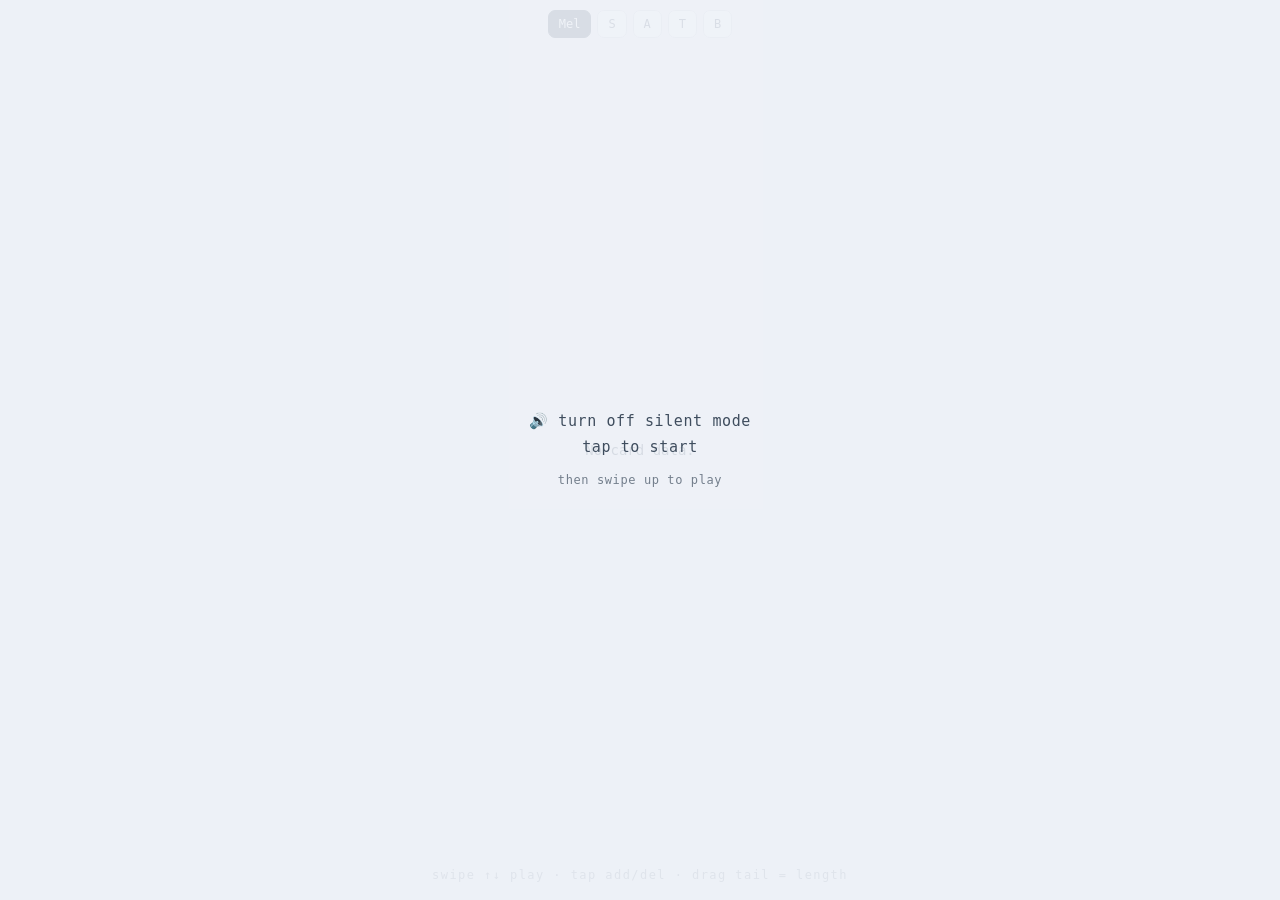
<file: research/web/roll/index.html>
<!doctype html><html><head><meta charset=utf-8>
<meta name=viewport content="width=device-width,initial-scale=1,maximum-scale=1,user-scalable=no">
<title>Solo Choir — roll</title>
<style>
  html,body{margin:0;height:100%;overflow:hidden;touch-action:none;
    font-family:ui-monospace,Menlo,monospace;color:#3a4654;background:#EEF2F7}   /* cool white */
  #c{display:block;width:100vw;height:100vh;position:relative;z-index:0}
  #hint{position:fixed;left:0;right:0;bottom:18px;text-align:center;font-size:12px;letter-spacing:.12em;
    color:#8493a6;pointer-events:none}
  #err{position:fixed;inset:0;display:none;place-items:center;text-align:center;padding:24px;font-size:14px;white-space:pre-line;color:#475569}
  #tools{position:fixed;top:10px;left:0;right:0;display:flex;justify-content:center;gap:6px;z-index:2}
  #tools button{font:12px ui-monospace,Menlo,monospace;color:#5b6b80;background:rgba(255,255,255,.6);border:1px solid #d3dbe6;border-radius:7px;padding:6px 10px}
  #tools button[aria-pressed=true]{color:#fff;background:#56657a;border-color:#56657a}
  #start{position:fixed;inset:0;z-index:3;display:grid;place-items:center;align-content:center;gap:10px;
    text-align:center;background:rgba(238,242,247,.86);color:#3f4d5e;font-size:15px;line-height:1.7;
    letter-spacing:.04em;transition:opacity .5s;pointer-events:auto;cursor:pointer}
  #start span{font-size:12px;opacity:.7}
  #start.hide{opacity:0;pointer-events:none}
</style></head><body>
<canvas id=c></canvas>
<div id=tools></div>
<div id=hint>swipe ↑↓ play · tap add/del · drag tail = length</div>
<div id=err></div>
<div id=start>🔊 turn off silent mode<br>tap to start<br><span>then swipe up to play</span></div>
<script src="./score-codec.js"></script>
<script>
const COL={Melody:"#56657a",Sop:"#54b89c",Alto:"#9a86d4",Tenor:"#e2867f",Bass:"#6f9bd8"};  // slate lead + balanced soft quartet (gallery palette)
const VOICES=ScoreCodec.VOICES;
const cv=document.getElementById('c'), ctx=cv.getContext('2d');
let SCORE=null, PPS=140, playhead=0, lo=48, hi=72, DUR=1, W=0,H=0,dpr=1;
const LEAD=0.6;   // silent lead-in: rest position sits this many seconds BEFORE the first note (no auto-trigger)
function fit(){ dpr=Math.min(devicePixelRatio||1,2); W=innerWidth; H=innerHeight; cv.width=W*dpr; cv.height=H*dpr; ctx.setTransform(dpr,0,0,dpr,0,0); }
const seqOf=v=>v==="Melody"?SCORE.melody:SCORE.voices[v];
function bounds(){ let L=127,Hh=0,d=0; for(const v of VOICES) for(const n of seqOf(v)){ L=Math.min(L,n.midi);Hh=Math.max(Hh,n.midi);d=Math.max(d,n.start+n.dur);} if(Hh<L){L=48;Hh=72;} lo=L-2;hi=Hh+2;DUR=Math.max(d,1); }
const X=m=>20+(m-lo)/(hi-lo)*(W-40);            // pitch → x
const Y=t=>H/2 + (t-playhead)*PPS;              // time → y (now-line at H/2)
function drawSeq(notes,col,thick){ if(!notes||!notes.length)return;            // studio-style coloured contour line + dots (vertical)
  const ns=[...notes].sort((a,b)=>a.start-b.start);
  ctx.strokeStyle=col; ctx.lineWidth=thick; ctx.lineJoin="round"; ctx.lineCap="round";
  let i=0;
  while(i<ns.length){ let n=ns[i]; ctx.beginPath(); ctx.moveTo(X(n.midi),Y(n.start)); ctx.lineTo(X(n.midi),Y(n.start+n.dur));
    while(i+1<ns.length && Math.abs(ns[i+1].start-(ns[i].start+ns[i].dur))<0.05){       // connect contiguous notes
      i++; n=ns[i]; ctx.lineTo(X(n.midi),Y(n.start)); ctx.lineTo(X(n.midi),Y(n.start+n.dur)); }
    ctx.stroke(); i++; }
  ctx.fillStyle=col; ns.forEach(n=>{ const act=playhead>=n.start&&playhead<n.start+n.dur;   // dot at start (bigger when under the reader) + tail handle
    ctx.beginPath(); ctx.arc(X(n.midi),Y(n.start), act?4.5:3, 0,7); ctx.fill();
    ctx.beginPath(); ctx.arc(X(n.midi),Y(n.start+n.dur), 3, 0,7); ctx.fill(); }); }
function draw(){ ctx.clearRect(0,0,W,H);                                       // transparent → the beige-white paper (CSS) shows through
  ctx.strokeStyle="rgba(60,80,110,.09)"; ctx.lineWidth=1;                       // faint vertical guide columns at each used pitch
  const cols=new Set(); for(const v of VOICES) for(const n of seqOf(v)) cols.add(n.midi);
  cols.forEach(m=>{ const x=Math.round(X(m))+0.5; ctx.beginPath(); ctx.moveTo(x,0); ctx.lineTo(x,H); ctx.stroke(); });
  ctx.strokeStyle="rgba(90,110,140,.34)"; ctx.lineWidth=2; ctx.beginPath(); ctx.moveTo(0,H/2); ctx.lineTo(W,H/2); ctx.stroke();  // reader line (now)
  for(const v of VOICES) drawSeq(seqOf(v), COL[v], v==="Melody"?3.5:2.5); }
function boot(){ const h=location.hash.replace(/^#/,"");   // base64url → no decodeURIComponent
  if(!h){ showErr("No card data."); return; }
  ScoreCodec.decodeScore(h).then(s=>{ SCORE=s; fit(); bounds(); playhead=-LEAD; draw(); })
    .catch(e=>showErr("Couldn't read this card.\n"+e)); }
function showErr(m){ const e=document.getElementById('err'); e.style.display="grid"; e.textContent=m; }
addEventListener('resize',()=>{ if(SCORE){ fit(); draw(); } });
boot();
addEventListener('pointerdown',()=>{ const s=document.getElementById('start'); if(s)s.classList.add('hide'); },{once:true});  // fade the start hint on first touch
</script>
<script>
// ===== bidirectional scrub: scroll position ↔ timeline; up-drag = forward, down-drag = reverse =====
let drag=null, vel=0, coastRAF=0;
function setPH(p){ playhead=Math.max(-LEAD,Math.min(DUR,p)); draw(); }
function onPointerDown(e){ cancelAnimationFrame(coastRAF); vel=0;
  const h=hitNote(e.clientX,e.clientY);                                                   // grab a note's tail → resize length
  if(h && nearTail(h.note,e.clientX,e.clientY)) drag={mode:'resize',voice:h.voice,note:h.note,moved:false};
  else drag={mode:'scrub',y:e.clientY,t:e.timeStamp,ph:playhead,_ly:e.clientY,_lt:e.timeStamp};
  cv.setPointerCapture&&cv.setPointerCapture(e.pointerId); }
function onPointerMove(e){ if(!drag)return;
  if(drag.mode==='resize'){ drag.moved=true; drag.note.dur=Math.max(0.08, timeFromY(e.clientY)-drag.note.start); draw(); return; }
  const prev=playhead; setPH(drag.ph - (e.clientY-drag.y)/PPS);             // finger up (dy<0) → advance time
  const ddt=Math.max(1,e.timeStamp-drag._lt); vel=-(e.clientY-drag._ly)/PPS/(ddt/1000);  // playhead-sec per real sec
  drag._ly=e.clientY; drag._lt=e.timeStamp;
  if(window.onCross) window.onCross(prev,playhead); }
function onPointerUp(e){ if(!drag)return; const d=drag; drag=null;
  if(d.mode==='resize'){ d.moved ? afterEdit() : onTap(e.clientX,e.clientY); return; }    // tail-drag = length; tail-tap = delete
  if(Math.abs((d._ly??e.clientY)-d.y)<8 && (e.timeStamp-d.t)<250){ onTap(e.clientX,e.clientY); return; }   // tap = add/delete
  let last=performance.now();                                              // else inertial coast from release velocity
  (function coast(now){ const dt=(now-last)/1000; last=now; vel*=Math.pow(0.94,dt*60);
    if(Math.abs(vel)<0.02||playhead<=-LEAD||playhead>=DUR){ draw(); return; }
    const prev=playhead; setPH(playhead+vel*dt); if(window.onCross) window.onCross(prev,playhead);
    coastRAF=requestAnimationFrame(coast); })(performance.now()); }
cv.addEventListener('pointerdown',onPointerDown); addEventListener('pointermove',onPointerMove); addEventListener('pointerup',onPointerUp);
</script>
<script src="./sf/WebAudioFontPlayer.js"></script>
<script src="./sf/choir.js"></script>
<script>
// ===== choir soundfont (WebAudioFont, GM 52 Choir Aahs) =====
// sustain model: each voice HOLDS its current note (whose head crossed the now-line) until that voice's
// next note's head crosses — works in both scrub directions; a stopped finger holds (up to HOLD_MAX).
let AC=null, player=null, PRESET=null, audioReady=false;
const PRESET_VAR="_tone_0520_Aspirin_sf2_file";
const HOLD=60, FADE=0.25;         // HOLD = loop length so a note never self-ends mid-scrub (idle cap 60s); FADE = soft tail on note-end
const active={};                  // voice -> {note, env, g} currently sounding
function ensureAudio(){ if(audioReady)return;
  try{ AC=new (window.AudioContext||window.webkitAudioContext)();                   // create INSIDE the gesture — iOS only unlocks reliably then
    player=new WebAudioFontPlayer(); PRESET=window[PRESET_VAR];
    AC.resume(); const b=AC.createBuffer(1,1,22050),s=AC.createBufferSource(); s.buffer=b; s.connect(AC.destination); s.start(0);  // unlock
    player.loader.decodeAfterLoading(AC,PRESET_VAR); audioReady=true;                // decode now; the 'tap to start' tap gives it time before the swipe
  }catch(e){} }
['pointerdown','touchend','click'].forEach(ev=>addEventListener(ev,ensureAudio));   // 'tap to start' gesture: create + unlock + decode
function trigger(midi,gain){ if(!audioReady)return; if(AC.state==='suspended')AC.resume();
  player.queueWaveTable(AC, AC.destination, PRESET, AC.currentTime, midi, 0.5, gain); }   // one-shot (note-add preview, Task 6)
function voiceNoteAt(v,p){ const ns=seqOf(v);                                  // the note this voice should sound at playhead p
  for(let i=0;i<ns.length;i++){ const n=ns[i], next=ns[i+1], end=next?next.start:(n.start+n.dur);
    if(n.start<=p && p<end) return n; }
  return null; }
function startHeld(midi,gain){ const g=AC.createGain(); g.gain.value=gain; g.connect(AC.destination);   // own gain → controllable fade
  const env=player.queueWaveTable(AC, g, PRESET, AC.currentTime, midi, HOLD, 1.0); return {env,g}; }
function stopHeld(a){ if(!a)return; const t=AC.currentTime;                    // soft release so each note's tail fades out
  try{ a.g.gain.cancelScheduledValues(t); a.g.gain.setValueAtTime(Math.max(0.0001,a.g.gain.value),t); a.g.gain.linearRampToValueAtTime(0.0001,t+FADE); }catch(e){}
  try{ a.env.cancel(t+FADE+0.05); }catch(e){} }
// each voice rings while the playhead is INSIDE its current note → audio length == the visual note length,
// regardless of scrub speed; on leaving (playhead reaches the tail / next note) the old note fades out.
function updateSustain(){ if(!audioReady||!SCORE)return; if(AC.state==='suspended')AC.resume();
  for(const v of VOICES){ const g=v==="Melody"?0.6:0.4, want=voiceNoteAt(v,playhead), a=active[v];
    if((a&&a.note)!==want){ stopHeld(a); active[v]= want ? {note:want, ...startHeld(want.midi,g)} : null; } } }
window.onCross=function(prev,cur){ updateSustain(); };
</script>
<script>
// ===== minimal editing: tap empty = add (active voice, scale-snapped), tap note = delete,
//       drag a note's tail = change its length. Every edit re-encodes into the URL (#) — still shareable. =====
let activeVoice="Melody";
{ const t=document.getElementById('tools');
  [["Melody","Mel"],["Sop","S"],["Alto","A"],["Tenor","T"],["Bass","B"]].forEach(([v,lbl])=>{
    const b=document.createElement('button'); b.textContent=lbl; b.setAttribute('aria-pressed', v===activeVoice);
    b.onclick=()=>{ activeVoice=v; [...t.children].forEach(c=>c.setAttribute('aria-pressed', c===b)); };
    t.appendChild(b); }); }
const MAJ=[0,2,4,5,7,9,11];
function snapScale(m){ const r=(SCORE.key&&SCORE.key.root)|0; let best=m,bd=99;
  for(let s=m-6;s<=m+6;s++){ if(MAJ.includes((((s-r)%12)+12)%12)&&Math.abs(s-m)<bd){bd=Math.abs(s-m);best=s;} } return best; }
const pitchFromX=x=>Math.round(lo+(x-20)/(W-40)*(hi-lo));
const timeFromY =y=>playhead+(y-H/2)/PPS;
function hitNote(x,y){ if(!SCORE)return null; let best=null,bd=14;
  for(const v of VOICES) for(const n of seqOf(v)){ const ny0=Y(n.start),ny1=Y(n.start+n.dur),nx=X(n.midi);
    const onSeg=(y>=Math.min(ny0,ny1)-6&&y<=Math.max(ny0,ny1)+6), d=onSeg?Math.abs(x-nx):Math.hypot(x-nx,y-(ny0+ny1)/2);
    if(d<bd){bd=d;best={voice:v,note:n};} } return best; }
function nearTail(n,x,y){ return Math.abs(x-X(n.midi))<16 && Math.abs(y-Y(n.start+n.dur))<16; }
function afterEdit(){ bounds(); draw(); ScoreCodec.encodeScore(SCORE).then(p=>history.replaceState(null,"","#"+p)); }
function onTap(x,y){ if(!SCORE)return; const h=hitNote(x,y);
  if(h){ const s=seqOf(h.voice), i=s.indexOf(h.note); if(i>=0){ s.splice(i,1); afterEdit(); } return; }   // delete
  if(ScoreCodec.noteCount(SCORE)>=300) return;                                                            // cap guard
  const t=Math.max(0,timeFromY(y)); if(t>30) return;
  const midi=snapScale(pitchFromX(x)), note={start:t,dur:0.4,midi};                                       // add to active voice
  (activeVoice==="Melody"?SCORE.melody:SCORE.voices[activeVoice]).push(note); ensureAudio(); trigger(midi,0.5); afterEdit(); }
</script></body></html>
</file>
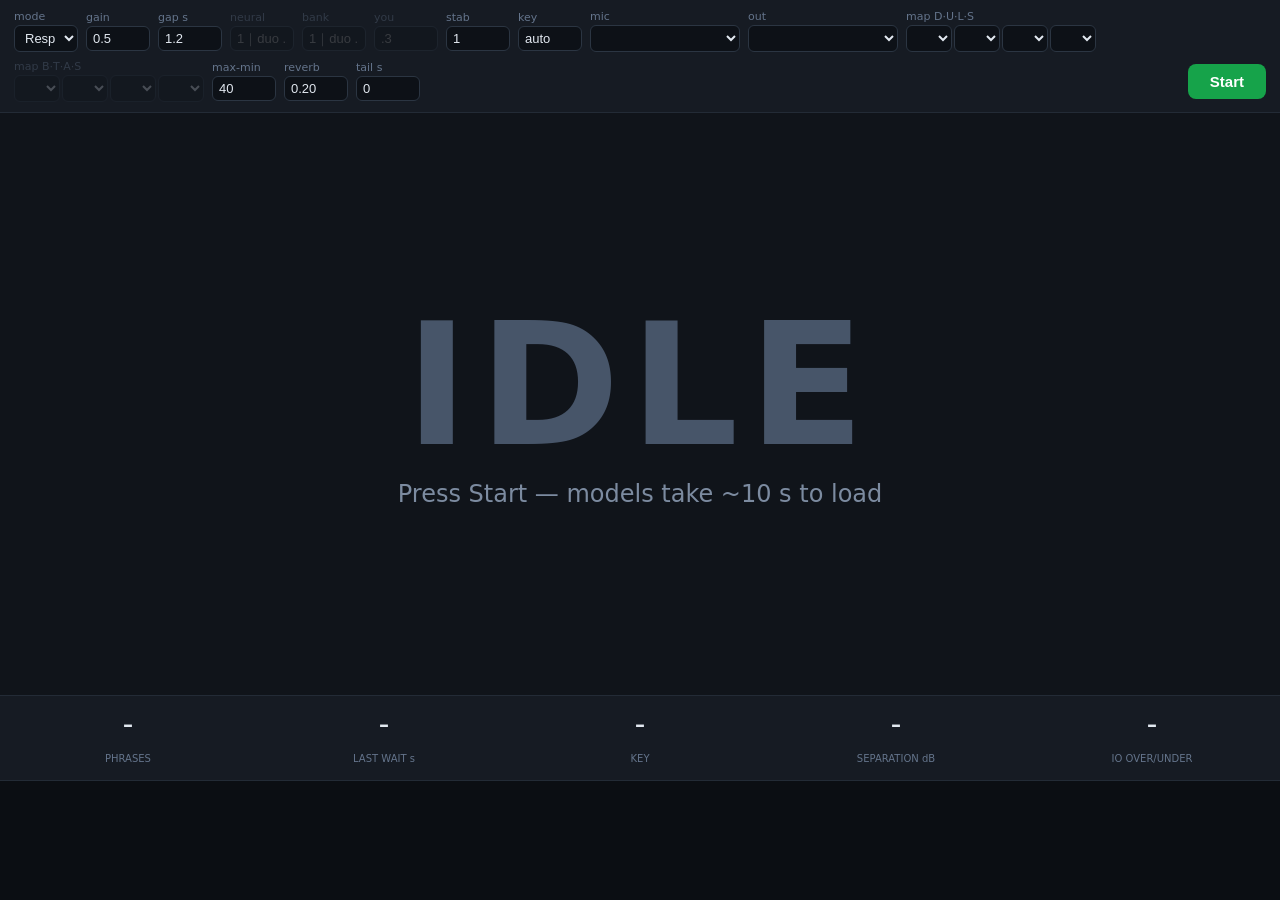
<file: ui/respond_live.html>
<!DOCTYPE html>
<html lang="en">
<head>
<meta charset="utf-8">
<title>Solo Choir · Call &amp; Response</title>
<style>
  :root { color-scheme: dark; }
  * { box-sizing: border-box; margin: 0; }
  body {
    background: #10141a; color: #cbd5e1; height: 100vh; overflow: hidden;
    font-family: "Avenir Next", "Helvetica Neue", system-ui, sans-serif;
    display: flex; flex-direction: column; user-select: none;
  }
  /* top bar: params + start/stop */
  #bar { display: flex; gap: 8px; align-items: center; padding: 10px 14px;
         background: #161b23; border-bottom: 1px solid #232b36; flex-wrap: wrap; }
  #bar label { font-size: 11px; color: #64748b; display: flex; flex-direction: column; gap: 2px; }
  #bar input, #bar select { width: 64px; background: #0d1117; color: #e2e8f0;
               border: 1px solid #2b3542;
               border-radius: 6px; padding: 4px 6px; font-size: 13px; }
  #bar select#inname, #bar select#outname { width: 150px; }
  #mapgrp, #bmapgrp { display: flex; gap: 2px; }
  #mapgrp select, #bmapgrp select { width: 46px; }
  button { border: 0; border-radius: 8px; padding: 9px 22px; font-size: 15px; font-weight: 700;
           cursor: pointer; }
  #btnStart { background: #16a34a; color: #fff; }
  #btnStop  { background: #7f1d1d; color: #fecaca; display: none; }
  button:disabled { opacity: .4; cursor: default; }
  .sp { flex: 1; }

  /* main state: readable from 2–3 m away */
  #stage { flex: 1; display: flex; flex-direction: column; align-items: center;
           justify-content: center; gap: 10px; transition: background .25s;
           position: relative; }
  /* Engine readout row (bank_st / solo_st). The camera view was removed from
     the UI on 2026-08-18, retiring the mouthCam image; to bring it back, use a
     version from before that date. camCap now holds the readout alone and has
     moved to the top-right corner where the camera used to be. */
  #camCap { position: absolute; top: 10px; right: 12px; width: 200px;
            text-align: center; font-size: 11px; color: #7c8ba0; display: none; }
  #state { font-size: clamp(56px, 20vh, 170px); font-weight: 800; letter-spacing: .06em;
           line-height: 1; }
  #sub   { font-size: clamp(14px, 3vh, 24px); color: #7c8ba0; }
  .s-idle   #state { color: #475569; }
  .s-boot   #state { color: #64748b; }
  .s-calq   { background: #1c1210; } .s-calq #state { color: #f87171; }
  .s-cals   { background: #101b12; } .s-cals #state { color: #4ade80; }
  .s-listen { background: #0f1a13; } .s-listen #state { color: #4ade80; }
  .s-render { background: #1b1609; } .s-render #state { color: #fbbf24; }
  .s-play   { background: #0e1620; } .s-play   #state { color: #60a5fa; }
  .s-done   #state { color: #94a3b8; }

  /* single key hint. fixed spot + fixed wording per state, so the eye never
     has to read a sentence to know what one tap does now (08-13 Harry). */
  #tapPill { position: absolute; bottom: 26px; left: 50%; transform: translateX(-50%);
             display: none; align-items: center; gap: 10px;
             background: #171d26; border: 1px solid #2b3542; border-radius: 999px;
             padding: 9px 20px; font-size: clamp(14px, 2.4vh, 20px); font-weight: 600;
             color: #cbd5e1; }
  #tapPill .key { font-size: .72em; font-weight: 700; letter-spacing: .06em;
                  color: #0d1117; background: #cbd5e1; border-radius: 6px;
                  padding: 3px 9px; box-shadow: 0 2px 0 #64748b; }

  #warn { min-height: 22px; padding: 3px 14px; font-size: 13px; color: #fbbf24;
          background: #1b1609; display: none; }

  /* stats row */
  #stats { display: flex; gap: 0; border-top: 1px solid #232b36; background: #161b23; }
  #stats div { flex: 1; text-align: center; padding: 8px 4px; }
  #stats .v { font-size: 20px; font-weight: 700; color: #e2e8f0; }
  #stats .k { font-size: 10px; color: #64748b; margin-top: 1px; }

  /* raw engine log */
  #log { height: 120px; overflow-y: auto; background: #0b0e13; border-top: 1px solid #232b36;
         font: 10.5px/1.5 "SF Mono", Menlo, monospace; padding: 6px 10px; color: #55657a;
         white-space: pre-wrap; user-select: text; }
  #log .w { color: #fbbf24; }
</style>
</head>
<body class="s-idle">
  <div id="bar">
    <label>mode<select id="mode">
      <option value="respond">Respond</option>
      <option value="stream">Live</option>
      <option value="duo">Live + neural</option>
      <option value="solo">Live · neural</option>
    </select></label>
    <label>gain<input id="gain" value="0.5"></label>
    <label>gap s<input id="gap" value="1.2"></label>
    <label>neural<input id="ngain" value="" placeholder="1｜duo .25"></label>
    <label>bank<input id="bankgain" value="" placeholder="1｜duo .5"></label>
    <label>you<input id="yougain" value="" placeholder=".3"></label>
    <label>stab<input id="stab" value="1"></label>
    <label>key<input id="key" value="auto"></label>
    <label>mic<select id="inname"></select></label>
    <label>out<select id="outname"></select></label>
    <label>map D·U·L·S<span id="mapgrp">
      <select id="mapd"></select><select id="mapu"></select><select id="mapl"></select><select id="maps"></select>
    </span></label>
    <label>map B·T·A·S<span id="bmapgrp">
      <select id="bmapb"></select><select id="bmapt"></select><select id="bmapa"></select><select id="bmaps"></select>
    </span></label>
    <label>max-min<input id="maxmin" value="40"></label>
    <label>reverb<input id="reverb" value="0.20"></label>
    <label>tail s<input id="tails" value="0"></label>
    <span class="sp"></span>
    <button id="btnStart">Start</button>
    <button id="btnStop">Stop</button>
  </div>

  <div id="stage">
    <div id="state">IDLE</div>
    <div id="sub">Press Start — models take ~10 s to load</div>
    <div id="camCap"></div>
    <div id="tapPill"><span class="key" id="tapKey">SPACE</span><span id="tapVerb"></span></div>
  </div>
  <div id="warn"></div>

  <div id="stats">
    <div><div class="v" id="stPhr">–</div><div class="k">PHRASES</div></div>
    <div><div class="v" id="stWait">–</div><div class="k">LAST WAIT s</div></div>
    <div><div class="v" id="stKey">–</div><div class="k">KEY</div></div>
    <div><div class="v" id="stSep">–</div><div class="k">SEPARATION dB</div></div>
    <div><div class="v" id="stIo">–</div><div class="k">IO OVER/UNDER</div></div>
  </div>
  <div id="log"></div>

<script>
const $ = id => document.getElementById(id);
let playTimer = null;
let curMode = null;      // the mode the engine is really running; updated by switched and Start, null before the piece starts

// What one tap does, per state. Derived from the state class so every setState
// call gets the right hint automatically; states absent here = tap does nothing
// = pill hidden (better than a hint that lies).
const TAP_VERB = { listen: 'end phrase', render: 'cancel, keep singing', play: 'skip' };

// The engine's [tap] line could be shown whole, but it is written for the log
// panel and is too long for someone standing and singing, so the status bar
// keeps one sentence. gap prints the value the engine actually applied, so the
// display is honest. Anything unrecognised passes through unchanged.
function tapText(s) {
  const g = (s.match(/gap ([\d.]+)s/) || [])[1];
  if (s.startsWith('connected'))
    return 'Key connected — you end each phrase' + (g ? ' (auto after ' + g + ' s)' : '');
  if (s.startsWith('disconnected'))
    return 'Key disconnected — phrases end after ' + (g || '?') + ' s of silence';
  return s;
}

function setState(cls, word, sub) {
  document.body.className = 's-' + cls;
  $('state').textContent = word;
  $('sub').textContent = sub || '';
  const verb = TAP_VERB[cls] || '';
  $('tapVerb').textContent = verb;
  // The pill appears only in modes where there is a phrase to end. The
  // listen, render and play states are used by all four modes, but the sampler
  // and neural modes have no phrase ending, so leaving it there would be a
  // false prompt. The rule set on 2026-08-13: anything not in the table is
  // hidden outright; better no prompt than a false one.
  updatePill();
}
function updatePill() {          // recompute whenever either the mode or the state changes
  const cls = document.body.className.replace(/^s-/, '');
  const verb = TAP_VERB[cls] || '';
  const keyed = $('mode').value === 'respond' || $('mode').value === 'both';
  $('tapPill').style.display = (verb && keyed) ? 'flex' : 'none';
}
// Each field applies only in certain modes; which _spawn_* method on the shell
// side reads it decides that, checked field by field in the audit of
// 2026-08-18. In other modes the field greys out and locks. Adjusting something
// and seeing no response looks broken, which is the cardinal sin of this app;
// the same rule already governs the mode drop-down and tapPill. The value is
// kept, and applies again as soon as a mode that uses it is selected.
const FIELD_MODES = {
  gain: ['respond'], gap: ['respond'], stab: ['respond'],
  maxmin: ['respond'], reverb: ['respond'], tails: ['respond'],
  // Channel routing (decided 2026-08-18): D-U-L-S is respond's dry, upper,
  // lower and S; under neural it is dry, roof, bass and middle. B-T-A-S is the
  // sampled choir's four parts (bass, tenor, alto, soprano).
  mapgrp: ['respond', 'solo', 'duo'],
  bmapgrp: ['stream', 'duo'],
  ngain: ['solo', 'duo'], yougain: ['solo', 'duo'],
  bankgain: ['stream', 'duo'],
  key: ['respond', 'solo', 'duo'],
};
function applyRelevance() {       // recompute whenever the mode drop-down changes, in step with updatePill
  const m = $('mode').value;
  for (const [id, modes] of Object.entries(FIELD_MODES)) {
    const on = modes.includes(m), el = $(id);
    el.closest('label').style.opacity = on ? '' : '.35';
    // disabled locks the input without clearing the value. The map groups are
    // a span wrapping four selects, and disabling the span itself does nothing,
    // so each select inside has to be locked; bmapgrp taught that lesson.
    const kids = el.querySelectorAll('select');
    (kids.length && el.tagName === 'SPAN' ? [...kids] : [el])
      .forEach(x => { x.disabled = !on; });
  }
}
// key=auto means something only in respond, where the key is really tracked
// phrase by phrase. neural (solo and duo) accepts only the key names C..B, and
// the shell silently downgrades anything else to C in
// respond_shell._spawn_solo. That downgrade has to be said out loud, or someone
// singing in another key gets every chord wrong all evening without knowing
// why (audit, 2026-08-18).
function warnKeyDowngrade() {
  const m = $('mode').value, k = $('key').value.trim();
  if ((m === 'solo' || m === 'duo') && k && !/^[A-Ga-g][#b]?$/.test(k))
    warn("key '" + k + "' only works in Respond — neural modes fall back to C (type a key name)");
}
function warn(msg) {              // latest warning stays until the next one
  $('warn').style.display = 'block';
  $('warn').textContent = msg;
}
function log(line, isWarn) {
  const el = $('log');
  const d = document.createElement('div');
  if (isWarn) d.className = 'w';
  d.textContent = line;
  el.appendChild(d);
  while (el.childNodes.length > 400) el.removeChild(el.firstChild);
  el.scrollTop = el.scrollHeight;
}

let keyIsUdp = false;    // the engine fell back to UDP, so what is pressed is the app's space key; see below
let keyIsBle = false;    // the Bluetooth button is connected (2026-08-25, see below)
window.respTele = ev => {
  // The frame event is retired, with the camera removed on 2026-08-18. On
  // 2026-08-25: the two Bluetooth button messages, connected and disconnected,
  // are pushed by the shell directly and carry no line field, so the old code
  // called log(undefined) and printed "undefined" in the message area. With no
  // line, fall back to m[0]: those two become a readable line, and whether the
  // button is connected becomes something the message area can answer. With
  // neither, print nothing.
  const logLine = ev.line || (ev.m || [])[0];
  if (logLine) log(logLine, ev.kind === 'warn');
  const m = ev.m || [];
  // The word on the key cap means which source the engine is really listening
  // to, not whether something is connected.
  // Lesson of 2026-08-14: `[tap] connected` only means a signal is arriving,
  // and with no Pico plugged in that signal is the app's own UDP heartbeat
  // every 2 s. Treating it as "the physical button is connected" makes the
  // screen say TAP while the finger is pressing Space. When the engine falls
  // back to UDP it prints "(app space key)" in the message area; use that
  // marker, because it is the engine stating its source.
  // Lesson of 2026-08-25: the Bluetooth button travels this same UDP path, as
  // the shell forwards a BLE TAP over UDP (see _ble_key in respond_shell), so
  // the engine always prints "app space key". That sentence is about which port
  // the engine listens on, not about whether a physical button exists, so a
  // connected BLE button must override it. Otherwise the button is in hand and
  // the screen says SPACE for ever, which was found the day before the viva.
  if (ev.kind === 'tap' && m[0] && m[0].indexOf('BLE key') >= 0) {
    keyIsBle = m[0].startsWith('connected');
    $('tapKey').textContent = keyIsBle ? 'BUTTON' : 'SPACE';
  }
  if (!keyIsBle && ev.line && ev.line.indexOf('app space key') >= 0) {
    keyIsUdp = true;
    $('tapKey').textContent = 'SPACE';
  }
  // not fallen back to UDP and the button is alive: a real physical button over serial
  if (!keyIsUdp && !keyIsBle && ev.kind === 'tap' && m[0] && m[0].startsWith('connected'))
    $('tapKey').textContent = 'BUTTON';
  switch (ev.kind) {
    case 'switching': // keys 1-4 change mode: the new engine is starting while the old one still sings, so there is no gap
      // Matured on 2026-08-17: the screen has to respond at the moment of the
      // click. The large text goes to SWITCHING, the old engine's readout is
      // cleared at once, with the shell stopping the old engine from driving
      // the UI, and the drop-down locks until the switch ends. The old engine
      // still sings until the new one is ready, so the sound stays seamless.
      $('mode').disabled = true;
      $('camCap').style.display = 'none';
      $('camCap').textContent = '';
      setState('boot', 'SWITCHING…',
               m[0] + ' is loading — quiet until it is ready');
      break;
    case 'switch_fail': { // the switch died or timed out; the old engine stopped at the click, so everything stops and returns to Start
      $('mode').disabled = false;
      clearTimeout(playTimer);
      curMode = null;
      setState('done', 'ENDED', 'switch failed — press Start');
      $('btnStart').style.display = ''; $('btnStop').style.display = 'none';
      $('btnStop').disabled = false;
      break;
    }
    case 'switched':  // the new engine has reported ready and the old ones have retired
      curMode = m[0];                // remember the real mode on the JS side, for restoring the drop-down
      $('mode').disabled = false;
      $('mode').value = m[0];        // the drop-down follows, so the screen cannot disagree with reality
      $('sub').textContent = 'now ' + m[0];
      updatePill();                  // the new mode may have no phrase key, so the pill is hidden
      applyRelevance();              // grey and active fields follow the new mode
      warnKeyDowngrade();            // solo and duo downgrade auto or an odd value to C, which must be said
      // The respond-only statistics (phrase count, wait, key, separation, IO)
      // do not carry across engines. Leaving them on a switch would freeze the
      // previous run's numbers and let them read as current (audit item 4,
      // 2026-08-18). Switching back to respond, the new engine refills them.
      ['stPhr', 'stWait', 'stKey', 'stSep', 'stIo']
        .forEach(id => { $(id).textContent = '–'; });
      // Clear the old engine's readout. respond has no readout row, and a new
      // bank or solo engine reopens it on its next bank_st or solo_st frame.
      // Found on 2026-08-17: once exit was downgraded, the path that used to
      // clear the screen through exit was broken, and switching to respond left
      // a frozen readout.
      $('camCap').style.display = 'none';
      $('camCap').textContent = '';
      break;
    case 'solo_on':   // neural live (solo_min): two converted parts plus the dry voice, three in all
      setState('listen', 'SING', 'Neural voices — soprano + bass follow you');
      break;
    case 'solo_st':   // cumulative xruns; a steady rise means the CPU cannot keep up, not start-up jitter
      $('camCap').style.display = 'block';
      $('camCap').textContent = 'xrun ' + m[0];
      if (parseInt(m[0]) > 20) warn('Neural mode xruns ' + m[0] + ' — audio may break up');
      break;
    case 'bank_on':   // in the both mode, do not cover respond's status text; bank is the supporting part
      if ($('mode').value !== 'both')
        setState('listen', 'SING', 'Sampler bank — choir follows you (~60 ms)');
      break;
    case 'bank_st': { // note N, cents +/-C, gate open/closed, xrun X, [backlog B[/dropped D]]
      // Review #2, 2026-08-17: after --frame-b64 0, only frame and solo_st
      // unhid the element, so bank mode wrote its readout into something with
      // display:none, leaving no live readout on stage at all. That breaks the
      // rule that anything not on the status bar may as well not exist. It
      // unhides itself here, as solo_st does.
      $('camCap').style.display = 'block';
      // The engine still prints the field name mouth in m[2], but since
      // 2026-08-18 it reports the microphone gate (M.eff) and has nothing to do
      // with the mouth or the camera, so the screen calls it gate.
      $('camCap').textContent = 'pitch ' + m[0] + ' · gate ' + m[2] +
                                ' · xrun ' + m[3] +
                                (m[5] ? ' · drop ' + m[5] : '');
      // dropped is the only instrument that sees audio being lost (F25). A
      // steady rise means the CPU cannot keep up, most likely in the duo mode,
      // and every drop is a 35 ms hole.
      if (m[5] && parseInt(m[5]) > 5)
        warn('Sampler dropped ' + m[5] + ' blocks (35 ms holes) — CPU may not keep up');
      // GATE DEAD and WORKER DEAD at the end of the line are claimed by
      // bank_st first, so the warn pattern never sees them. Sniff the raw line
      // instead, so the large warning bar does not miss them.
      if (ev.line.indexOf('GATE DEAD') >= 0)
        warn('⚠ mouth gate DEAD — running ungated (PA volume is the only guard)');
      if (ev.line.indexOf('WORKER DEAD') >= 0)
        warn('⚠ audio worker DEAD — output is silent, restart the engine');
      break;
    }
    case 'boot':      setState('boot', 'LOADING', ev.line); break;
    case 'cal_quiet': setState('calq', 'QUIET', 'Measuring noise floor — 3 s, stay silent'); break;
    case 'cal_sing':  setState('cals', 'SING 5 s', 'Performance volume'); break;
    case 'sep':       $('stSep').textContent = m[0]; break;
    case 'key':       $('stKey').textContent = ev.line.replace(/^\[key\] /, '')
                        .replace(/\(.*$/, '').replace(/^.*--key /, '').trim(); break;
    case 'live':      setState('listen', 'SING', ''); break;
    case 'stream_on': setState('listen', 'SING', 'Live mode — choir follows you'); break;
    case 'stream_st': {          // infer p50 / missing blocks / flags
      $('stWait').textContent = (parseInt(m[0]) / 1000).toFixed(2);
      $('stIo').textContent = m[1] + '/' + m[2];
      if (parseInt(m[1]) > 10) warn('Stream dropouts ' + m[1] + ' — output may break up');
      break;
    }
    case 'listen': {  // heartbeat line = back to singable (also corrects the PLAY countdown)
      clearTimeout(playTimer); playTimer = null;
      setState('listen', 'SING', '');
      $('stPhr').textContent = m[1];
      $('stIo').textContent = m[2] + '/' + m[3];
      break;
    }
    case 'render':    setState('render', 'HOLD', 'Rendering…'); break;
    case 'phrase': {  // response starts. silence ≈ response length + pause + tail
      $('stPhr').textContent = m[0];
      $('stWait').textContent = m[2];
      setState('play', 'RESPONSE', 'Listen');
      clearTimeout(playTimer);
      playTimer = setTimeout(() => setState('listen', 'SING', ''),
                             (parseFloat(m[1]) + 0.7) * 1000);
      break;
    }
    case 'tap':       // button state on the status bar; the key cap text is decided by keySrc, see above
      $('sub').textContent = tapText(m[0]);
      break;
    case 'warn':      warn(ev.line.trim()); break;
    case 'dump':      log('dump → ' + m[0]); break;
    // The engine's closing line is long; the statistics can stay in the log
    // area, and the status bar reports only the phrase count.
    case 'done':      setState('done', 'ENDED',
                               m[0] ? m[0] + ' phrases' : ev.line); break;
    case 'exit': {
      // Review S1: in the both mode, when one engine dies while the other is
      // still singing, the button must not return to Start; that would be a
      // false ENDED plus an orphan, since Start is blocked by running() and
      // Stop has disappeared. ev.still is the shell reporting that an engine is
      // still alive.
      if (ev.who === 'bank' || !ev.still) {       // review B6: respond died while bank
        $('camCap').style.display = 'none';       // is still alive, so keep the readout visible
        $('camCap').textContent = '';
      }
      if (ev.still) {
        warn((ev.who || 'engine') + ' exited first — another engine is still running; '
             + 'Stop clears everything');
        break;
      }
      clearTimeout(playTimer);
      curMode = null;                             // everything retired, so there is no real mode
      $('mode').disabled = false;                 // do not let the lock persist into the next run
      if (!document.body.className.includes('done'))
        setState('done', 'ENDED', ev.line);
      $('btnStart').style.display = ''; $('btnStop').style.display = 'none';
      $('btnStop').disabled = false;              // usable again next time
      break;
    }
  }
};

async function loadDevices() {
  // Microphone and output drop-downs, added on 2026-08-05 because typing them
  // was awkward. The whole device name goes into --in-name and --out-name; the
  // respond2 side matches on the string, so a full name always hits. The first
  // output entry is the system default.
  try {
    const dv = await window.pywebview.api.devices();
    const fill = (el, names, extra) => {
      el.innerHTML = '';
      (extra ? [extra] : []).concat(names).forEach(n => {
        const o = document.createElement('option');
        o.value = n === 'default' ? '' : n;
        o.textContent = n;
        el.appendChild(o);
      });
    };
    fill($('inname'), dv['in'] || []);
    outDevs = dv['out'] || [];
    fill($('outname'), outDevs.map(o => o.name), 'default');
    const pre = (dv['in'] || []).find(n => n.includes('AI-Micro'));
    if (pre) $('inname').value = pre;
    fillMap();
  } catch (e) { warn('Could not load the device list: ' + e); }
}

let outDevs = [];
function fillMap() {
  // The D/U/L/S channel drop-downs: the number of options is the real channel
  // count of the selected output device, defaulting to 8. Leaving them all on
  // the dash means no routing, a single mix. S may stay on the dash, sharing a
  // channel with upper, which is respond2's default.
  const dev = outDevs.find(o => o.name === $('outname').value);
  const ch = dev ? dev.ch : 8;
  ['mapd', 'mapu', 'mapl', 'maps',
   'bmapb', 'bmapt', 'bmapa', 'bmaps'].forEach(id => {
    const el = $(id), prev = el.value;
    el.innerHTML = '';
    const dash = document.createElement('option');
    dash.value = ''; dash.textContent = '—';
    el.appendChild(dash);
    for (let c = 0; c < ch; c++) {
      const o = document.createElement('option');
      o.value = String(c); o.textContent = String(c);
      el.appendChild(o);
    }
    if ([...el.options].some(o => o.value === prev)) el.value = prev;
  });
}
$('outname') && ($('outname').onchange = fillMap);

function mapValue() {
  const mv = ['mapd', 'mapu', 'mapl'].map(i => $(i).value);
  if (mv.some(v => v === '')) return '';        // D/U/L not all set: no routing
  const s = $('maps').value;
  return mv.join(',') + (s !== '' ? ',' + s : '');
}
function bankMapValue() {
  // bank's four parts (B-T-A-S, the engine's VOICES order). All four must be
  // set to route, because the engine requires one channel per part; anything
  // less returns empty and the original stereo mix runs.
  const mv = ['bmapb', 'bmapt', 'bmapa', 'bmaps'].map(i => $(i).value);
  return mv.some(v => v === '') ? '' : mv.join(',');
}
window.addEventListener('pywebviewready', loadDevices);
if (window.pywebview) loadDevices();
applyRelevance();   // grey out by the default mode from the start; under respond the neural,
                    // bank and you fields are greyed

// space acts as the physical button when no Pico is attached: the shell turns
// it into a UDP TAP, which respond2 receives over the same protocol.
// The button counts as present only while the window has focus; losing focus
// stops the heartbeat, and after 6 s the engine returns to energy-only phrase
// detection.
// Keys 1-4 change mode seamlessly during a performance: the new engine starts
// and the old one is stopped only once it is ready, so there is no gap.
// Both share one keydown handler, because the form guard below applies to both.
// Key 3 used to be Respond+Live; it was dropped on 2026-08-14 and became
// Live+neural, the sampled four parts and the two neural parts sounding
// together. The both mechanism is still in the code, and bringing it back is
// one added option.
const MODE_KEY = {Digit1: 'respond', Digit2: 'stream',
                  Digit3: 'duo', Digit4: 'solo'};
window.addEventListener('keydown', e => {
  if (e.repeat) return;
  const t = e.target && e.target.tagName;
  if (t === 'SELECT' || t === 'INPUT' || t === 'BUTTON') return;  // do not steal keys from a form control
  if (e.code === 'Space') {
    e.preventDefault();
    if (window.pywebview) window.pywebview.api.tap();
    return;
  }
  const m = MODE_KEY[e.code];
  if (!m || !window.pywebview) return;
  e.preventDefault();
  window.pywebview.api.switch_mode(m, opts());
});
// Changing the mode drop-down with the mouse during a performance switches
// directly, on the same path as keys 1-4.
// 2026-08-14: keys 1-4 are for the performer, but anyone who has not used this
// app reaches for the drop-down, and clicking it used to do nothing at all;
// Stop, change, Start was required, which looks broken.
// Note that setting .value from code, on the switched event, does not fire
// change, so this cannot recurse.
// Before the piece starts, switch_mode returns False on its own as a back-end
// guard, and the drop-down value is simply kept for Start. The front end must
// not test "is it running" a second time; that gets tangled with CSS and inline
// style, since btnStop is hidden by CSS and its inline style is an empty string
// rather than 'none'.
$('mode').onchange = async () => {
  if (!window.pywebview) return;
  const ok = await window.pywebview.api.switch_mode($('mode').value, opts());
  // Review #18, 2026-08-17: the blur is required. The comment on the blur in
  // btnStart.onclick (review A8, 2026-08-12) describes this bug: while a
  // <select> holds focus, the form guard in keydown swallows Space and 1-4
  // while the pill still reads "SPACE - end phrase". On stage, Space does
  // nothing, every phrase has to wait the 6 s gap, and the app looks hung.
  if (document.activeElement) document.activeElement.blur();
  // A refused switch, during another switch or after a timeout, must not leave
  // the drop-down on a mode no engine is running, or the screen lies and a
  // later Stop then Start opens the wrong engine. Before the piece starts, with
  // curMode null, the value is kept for Start; the back end refuses by design
  // and that is not an error.
  if (!ok && curMode) $('mode').value = curMode;
  applyRelevance();   // whether it succeeded, was refused or was restored, the grey and active
                      // fields always match the drop-down's current value
};
window.addEventListener('focus', () => window.pywebview && window.pywebview.api.tap_presence(true));
window.addEventListener('blur',  () => window.pywebview && window.pywebview.api.tap_presence(false));
window.addEventListener('pywebviewready', () => window.pywebview.api.tap_presence(document.hasFocus()));

// Start and a mode change read the fields through the same code, so the number
// on screen is always the one really in force. Written twice, one copy would
// eventually fall behind, which is exactly the class of bug fixed that
// afternoon.
function opts() {
  return {
    mode: $('mode').value,
    gain: $('gain').value, stab: $('stab').value, key: $('key').value,
    in_name: $('inname').value, out_name: $('outname').value,
    out_map: mapValue(), bank_map: bankMapValue(), max_min: $('maxmin').value,
    reverb: $('reverb').value, tail_s: $('tails').value,
    gap: $('gap').value,      // seconds of silence that end a phrase; the engine default of 0.35 cuts too soon
    ngain: $('ngain').value,     // level of the neural parts; Live+neural pulls this down, see the shell
    bank_gain: $('bankgain').value,  // sampler output level; the balance control for
                                     // bank covering neural in duo (2026-08-18).
                                     // 1 is the value that passed by ear.
    you_gain: $('yougain').value };  // 0 stops your microphone passing through to the speakers, which is the echo source
}
$('btnStart').onclick = async () => {
  const ok = await window.pywebview.api.start(opts());
  if (ok) {
    curMode = $('mode').value;       // the piece has started, so this is the real mode
    $('warn').style.display = 'none';
    warnKeyDowngrade();              // check after clearing the old warning, or the line above covers it
    $('btnStart').style.display = 'none';
    $('btnStop').style.display = 'inline-block';   // '' would fall back to CSS display:none
    $('btnStop').disabled = false;                 // the lock left over from the previous Stop
    // If focus stays in the drop-down or input just used, space is swallowed
    // by the form guard in keydown above, and the key silently stops working
    // once the piece has started (review A8, 2026-08-12). Starting takes focus
    // away.
    if (document.activeElement) document.activeElement.blur();
  } else {
    // Review S1: a start refused by the shell, because an engine is still
    // alive, must not be silent.
    warn('An engine is still running — Stop it (or wait for it to finish) before Start');
    $('btnStop').style.display = 'inline-block';
    $('btnStop').disabled = false;
  }
};
$('btnStop').onclick = () => {
  // Guard against double clicks: STOPPING can last up to 8 s when closing a
  // CoreAudio stream hangs, and a person will certainly press again, while a
  // second SIGINT would land in the sf.write that is writing the dump (review
  // A7, 2026-08-12).
  if ($('btnStop').disabled) return;
  $('btnStop').disabled = true;
  window.pywebview.api.stop();
  setState('done', 'STOPPING…', 'writing session dump');
};
</script>
</body>
</html>
</file>
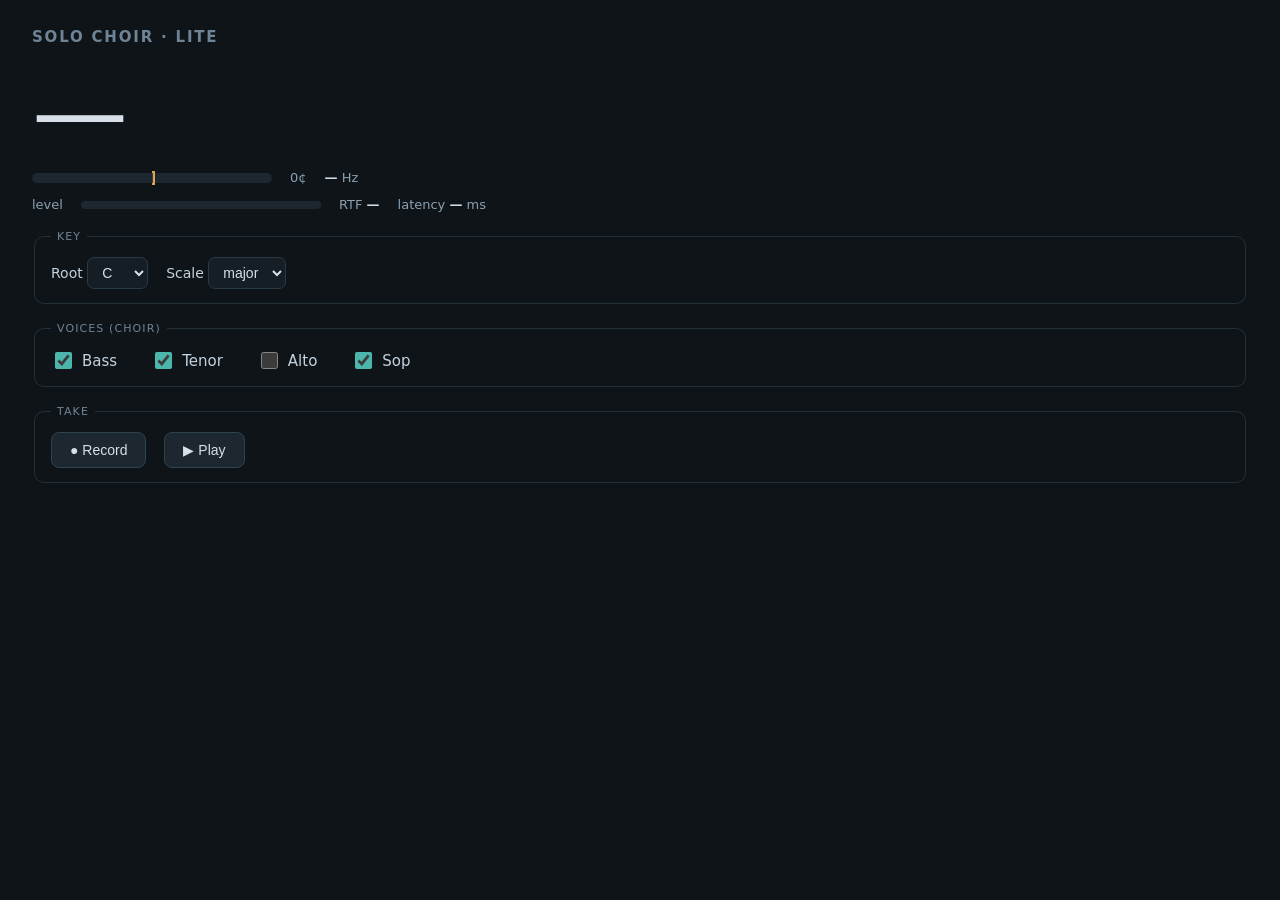
<file: ui/solo_choir_ui_simple.html>
<!DOCTYPE html>
<!-- Lightweight Solo Choir UI: NO WebGL / NO three.js / NO animation loop. Pure HTML+CSS, telemetry
     as text updated at the bridge's push rate (~12Hz). Purpose: remove the GUI's CPU draw so it stops
     competing with the real-time audio engine (--pump) for cores → kills the contention crackle.
     Same bridge contract as solo_choir_ui_v10.html (set_control / record / play / onTelemetry). -->
<html lang="en">
<head>
<meta charset="utf-8">
<title>Solo Choir (lite)</title>
<style>
  :root { color-scheme: dark; }
  * { box-sizing: border-box; }
  body { margin: 0; font-family: -apple-system, system-ui, sans-serif; background: #0f1419; color: #d7e0e8;
         display: flex; flex-direction: column; gap: 18px; padding: 28px 32px; min-height: 100vh; }
  h1 { font-size: 15px; font-weight: 600; letter-spacing: .12em; text-transform: uppercase; color: #6f8597; margin: 0; }
  .note { font-size: 96px; font-weight: 200; line-height: 1; letter-spacing: -.02em; }
  .note .flat { color: #5b6b78; font-size: 40px; vertical-align: super; }
  .row { display: flex; align-items: center; gap: 18px; flex-wrap: wrap; }
  .stat { font-variant-numeric: tabular-nums; font-size: 13px; color: #8aa0b0; }
  .stat b { color: #cfe0ec; font-weight: 600; }
  .bar { height: 8px; background: #1d2730; border-radius: 5px; overflow: hidden; width: 240px; }
  .bar > i { display: block; height: 100%; width: 0%; background: #4db6ac; transition: width .08s linear; }
  .cents { width: 240px; height: 10px; background: #1d2730; border-radius: 5px; position: relative; }
  .cents > i { position: absolute; top: -2px; width: 3px; height: 14px; background: #e0a44d; left: 50%; transition: left .08s linear; }
  .cents::after { content:""; position:absolute; left:50%; top:0; bottom:0; width:1px; background:#33414c; }
  fieldset { border: 1px solid #22303a; border-radius: 10px; padding: 14px 16px; }
  legend { font-size: 11px; letter-spacing: .1em; text-transform: uppercase; color: #6f8597; padding: 0 6px; }
  label { font-size: 14px; color: #c2d2de; user-select: none; }
  select { background: #161e25; color: #d7e0e8; border: 1px solid #2a3a45; border-radius: 7px; padding: 6px 10px; font-size: 14px; }
  .voice { display: inline-flex; align-items: center; gap: 7px; margin-right: 16px; font-size: 15px; }
  .voice input { width: 17px; height: 17px; accent-color: #4db6ac; }
  button { background: #1c2730; color: #d7e0e8; border: 1px solid #2f4250; border-radius: 8px;
           padding: 9px 18px; font-size: 14px; cursor: pointer; }
  button:hover { background: #243340; }
  button.on { background: #b5443a; border-color: #c4544a; color: #fff; }
  button.play.on { background: #3a7a4a; border-color: #469356; }
  #saved { font-size: 12px; color: #6f8597; min-height: 16px; }
  .dim { opacity: .5; }
</style>
</head>
<body>
  <h1>Solo Choir · lite</h1>

  <div>
    <div class="note" id="note">—</div>
    <div class="row" style="margin-top:10px">
      <div class="cents"><i id="centsMark"></i></div>
      <span class="stat" id="centsTxt">0¢</span>
      <span class="stat"><b id="hz">—</b> Hz</span>
    </div>
    <div class="row" style="margin-top:12px">
      <span class="stat">level</span><div class="bar"><i id="level"></i></div>
      <span class="stat">RTF <b id="rtf">—</b></span>
      <span class="stat">latency <b id="lat">—</b> ms</span>
    </div>
  </div>

  <fieldset>
    <legend>Key</legend>
    <div class="row">
      <label>Root <select id="key"></select></label>
      <label>Scale
        <select id="scale"><option value="major">major</option><option value="minor">minor</option></select>
      </label>
    </div>
  </fieldset>

  <fieldset>
    <legend>Voices (choir)</legend>
    <div class="row" id="voices"></div>
  </fieldset>

  <fieldset>
    <legend>Take</legend>
    <div class="row">
      <button id="rec">● Record</button>
      <button id="play" class="play">▶ Play</button>
      <span id="saved"></span>
    </div>
  </fieldset>

<script>
  const NAMES = ["C","C#","D","D#","E","F","F#","G","G#","A","A#","B"];
  const api = () => (window.pywebview && window.pywebview.api) || null;

  // ---- controls ----
  const keySel = document.getElementById('key');
  NAMES.forEach((n,i)=>{ const o=document.createElement('option'); o.value=i; o.textContent=n; keySel.appendChild(o); });
  function sendControl(p){ const a=api(); if(a) a.set_control(p); }
  keySel.onchange = ()=> sendControl({ key: parseInt(keySel.value,10) });
  document.getElementById('scale').onchange = (e)=> sendControl({ scale: e.target.value });

  // voice toggles — mirror the engine's CHOIR_VOICES defaults (Bass/Tenor/Sop on, Alto off)
  const PARTS = [["Bass",true],["Tenor",true],["Alto",false],["Sop",true]];
  const voicesEl = document.getElementById('voices');
  const state = {};
  PARTS.forEach(([part,on])=>{
    state[part]=on;
    const w=document.createElement('label'); w.className='voice';
    const cb=document.createElement('input'); cb.type='checkbox'; cb.checked=on;
    cb.onchange=()=>{ state[part]=cb.checked;
      sendControl({ voices: PARTS.map(([p])=>({part:p, on:state[p]})) }); };
    w.appendChild(cb); w.appendChild(document.createTextNode(part));
    voicesEl.appendChild(w);
  });

  // record / play
  let recOn=false, playOn=false;
  const recBtn=document.getElementById('rec'), playBtn=document.getElementById('play');
  recBtn.onclick=()=>{ recOn=!recOn; recBtn.classList.toggle('on',recOn);
    recBtn.textContent=recOn?'■ Stop':'● Record'; const a=api(); if(a) a.record(recOn); };
  playBtn.onclick=()=>{ playOn=!playOn; playBtn.classList.toggle('on',playOn);
    playBtn.textContent=playOn?'■ Stop':'▶ Play'; const a=api(); if(a) a.play(playOn); };

  // ---- telemetry (text only; cheap) ----
  const $=(id)=>document.getElementById(id);
  window.onTelemetry = (t)=>{
    if(!t) return;
    if(t.voiced && t.midi>0){
      const m=Math.round(t.midi), pc=((m%12)+12)%12, oct=Math.floor(m/12)-1, nm=NAMES[pc];
      $('note').innerHTML = nm.replace('#','<span class="flat">♯</span>') + '<span class="flat">'+oct+'</span>';
      $('hz').textContent = t.f0.toFixed(1);
      $('centsTxt').textContent = (t.cents>0?'+':'')+t.cents+'¢';
      $('centsMark').style.left = (50 + Math.max(-50,Math.min(50,t.cents))/1)+'%';
      $('note').classList.remove('dim');
    } else {
      $('note').classList.add('dim');
    }
    $('level').style.width = Math.min(100,(t.level||0)*180)+'%';
    if(t.rtf!=null) $('rtf').textContent = t.rtf.toFixed(2);
    if(t.latency_ms!=null) $('lat').textContent = Math.round(t.latency_ms);
  };
  window.onSaved = (d)=>{ if(d&&d.saved) $('saved').textContent = 'Saved ✓ '+d.saved.split('/').pop()+' ('+d.dur+'s)'; };
</script>
</body>
</html>
</file>
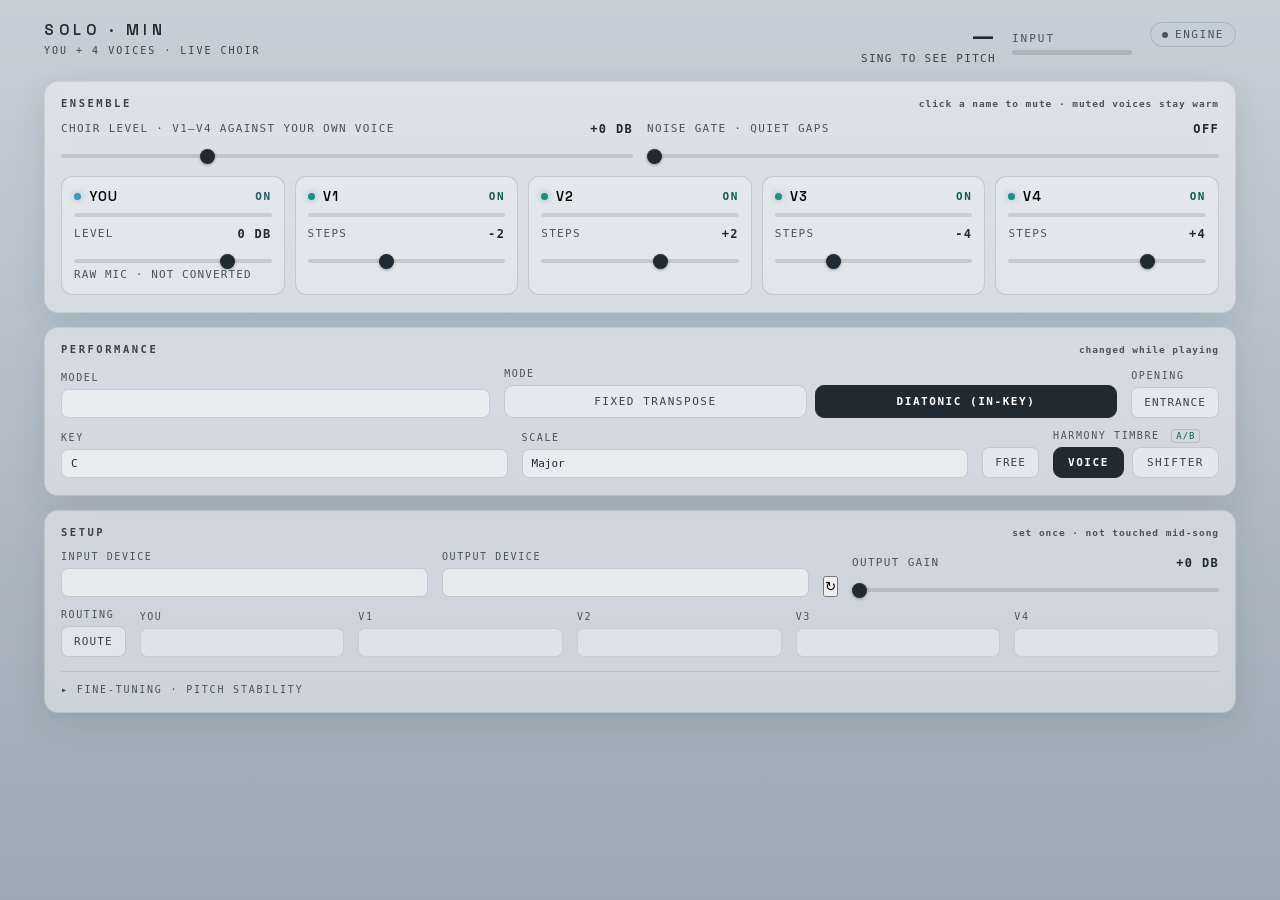
<file: ui/solo_min.html>
<!DOCTYPE html>
<html lang="en">
<head>
<meta charset="UTF-8" />
<meta name="viewport" content="width=device-width, initial-scale=1.0" />
<title>Solo · min</title>
<link href="/app/assets/font.css" rel="stylesheet">
<style>
  :root{
    --self:#4a93b8; --self2:#8fd0e6; --acc:#1f8f84;
    /* Text-safe variants of the two accents. The bright ones stay for dots/glow/borders (decorative,
       no contrast floor); anything that CARRIES STATE uses these. Measured against the darkest
       stack (voice card over panel over the gradient's bottom): --acc-ink 5.8:1, --self-ink 5.7:1,
       vs 2.9 / 2.5 for the bright pair — the on/off text was the least readable thing on stage. */
    --acc-ink:#125a52; --self-ink:#27566f;
    --ink:#1f2a32; --dim:#39434a; --dimmer:#48535c;
    --line:rgba(20,40,45,.16); --hair:rgba(20,40,45,.10);
    --panel:rgba(252,253,254,.45);
    --mono:ui-monospace,"SF Mono",Menlo,"Cascadia Mono",monospace;
    --sans:"Space Grotesk",system-ui,-apple-system,"Segoe UI",sans-serif;
  }
  *{box-sizing:border-box;margin:0;padding:0}
  body{font-family:var(--sans);color:var(--ink);min-height:100vh;padding:20px 24px 24px;
    max-width:1240px;margin:0 auto;
    background:linear-gradient(180deg,#c6d0d9 0%,#aeb9c4 55%,#9ca8b4 100%);background-attachment:fixed}
  button{font-family:inherit;cursor:pointer}
  button:focus-visible,select:focus-visible,input:focus-visible,summary:focus-visible{outline:2px solid var(--acc);outline-offset:2px}

  /* ── header: brand + live readout ─────────────────────────────── */
  .top{display:flex;align-items:flex-start;gap:18px;margin-bottom:16px}
  h1{font-size:15px;font-weight:600;letter-spacing:.3em}
  .sub{font-family:var(--mono);font-size:10px;letter-spacing:.2em;color:var(--dim);text-transform:uppercase;margin-top:6px}
  .top .grow{flex:1}
  .pill{display:inline-flex;align-items:center;gap:7px;border:1px solid var(--line);border-radius:100px;
    padding:5px 11px;font-family:var(--mono);font-size:11px;letter-spacing:.14em;text-transform:uppercase;
    color:var(--acc-ink);background:rgba(31,143,132,.05);margin-top:2px}
  .dot{width:6px;height:6px;border-radius:50%;background:var(--acc);box-shadow:0 0 7px rgba(31,143,132,.6)}
  .pill.off{color:var(--dimmer);border-color:var(--line);background:transparent}
  .pill.off .dot{background:var(--dimmer);box-shadow:none}
  .readout{display:flex;align-items:center;gap:16px;margin-top:2px}
  .note{min-width:118px;text-align:right}
  .note b{font-size:26px;font-weight:600;letter-spacing:.04em;line-height:1}
  .note .cents{font-family:var(--mono);font-size:11px;color:var(--dim);letter-spacing:.12em;margin-top:3px;text-transform:uppercase}
  .meterwrap{width:120px}
  .meterwrap label{display:block;font-family:var(--mono);font-size:11px;letter-spacing:.18em;color:var(--dimmer);text-transform:uppercase;margin-bottom:5px}
  .meter{height:5px;border-radius:3px;background:rgba(20,40,45,.14);overflow:hidden;position:relative}
  /* Entrance trigger level: sing past this line and the opening starts (hidden when the mode is off) */
  .meter u{position:absolute;top:-2px;bottom:-2px;width:2px;background:var(--acc-ink);display:none}
  .meter i{display:block;height:100%;width:100%;border-radius:3px;background:var(--self);
    transform:scaleX(0);transform-origin:left;transition:transform .09s linear}

  /* ── cards ────────────────────────────────────────────────────── */
  .card{background:var(--panel);border:1px solid var(--hair);border-radius:14px;padding:15px 16px 17px;
    margin-bottom:14px;backdrop-filter:blur(11px);box-shadow:0 10px 34px rgba(20,40,45,.10)}
  .card h3{font-family:var(--mono);font-size:10.5px;letter-spacing:.24em;color:var(--dim);text-transform:uppercase;
    display:flex;justify-content:space-between;align-items:baseline;margin-bottom:13px}
  .card h3 .hint{font-size:9.5px;letter-spacing:.1em;color:var(--dimmer);text-transform:none}
  label{display:block;font-family:var(--mono);font-size:10px;letter-spacing:.16em;color:var(--dimmer);text-transform:uppercase;margin-bottom:6px}
  select{width:100%;font-family:var(--mono);font-size:11px;color:var(--ink);background:rgba(255,255,255,.5);
    border:1px solid var(--line);border-radius:7px;padding:7px 9px;appearance:none;cursor:pointer}
  input[type=range]{-webkit-appearance:none;width:100%;height:4px;background:rgba(20,40,45,.14);border-radius:3px;cursor:pointer}
  input[type=range]::-webkit-slider-thumb{-webkit-appearance:none;width:15px;height:15px;border-radius:50%;
    background:var(--ink);box-shadow:0 1px 3px rgba(20,40,45,.4);transition:background .15s,transform .12s}
  input[type=range]:hover::-webkit-slider-thumb{background:var(--acc)}
  input[type=range]:active::-webkit-slider-thumb{transform:scale(1.18);background:var(--acc)}

  /* ── ensemble: YOU + V1..V4 voice cards ───────────────────────── */
  .voices{display:grid;grid-template-columns:repeat(5,1fr);gap:10px}
  .voice{border:1px solid var(--line);border-radius:11px;padding:11px 12px 13px;background:rgba(255,255,255,.28);
    transition:border-color .18s,background .18s}
  .voice.you{--vc:var(--self);--vc-ink:var(--self-ink);--vglow:rgba(74,147,184,.55)}
  .voice{--vc:var(--acc);--vc-ink:var(--acc-ink);--vglow:rgba(31,143,132,.55)}
  .voice.live{border-color:var(--vc)}
  .vhead{width:100%;display:flex;align-items:center;gap:8px;background:none;border:none;padding:0 0 8px;text-align:left}
  .vhead .vdot{width:7px;height:7px;border-radius:50%;background:var(--vc);box-shadow:0 0 7px var(--vglow);flex:0 0 auto;transition:.18s}
  .vhead b{font-size:13px;font-weight:600;letter-spacing:.08em}
  .vhead .state{margin-left:auto;font-family:var(--mono);font-size:11px;font-weight:600;letter-spacing:.14em;color:var(--vc-ink);text-transform:uppercase}
  .voice .act{height:4px;border-radius:2px;background:rgba(20,40,45,.12);overflow:hidden;margin-bottom:10px}
  .voice .act i{display:block;height:100%;width:100%;border-radius:2px;background:var(--vc);
    transform:scaleX(0);transform-origin:left;transition:transform .09s linear}
  .voice .vsub{font-family:var(--mono);font-size:11px;letter-spacing:.1em;color:var(--dimmer);text-transform:uppercase;margin-bottom:0}
  .slabel{display:flex;justify-content:space-between;font-family:var(--mono);font-size:11px;letter-spacing:.12em;
    color:var(--dimmer);text-transform:uppercase;margin-bottom:6px}
  .slabel b{color:var(--ink);font-weight:600;font-size:12px}
  .voice.off .act i{background:var(--dimmer)}
  .voice.off .vdot{background:var(--dimmer);box-shadow:none}
  .voice.off .vhead .state{color:var(--dimmer)}
  .voice.off .vsub,.voice.off .slabel,.voice.off input[type=range]{opacity:.45}

  /* ── settings ─────────────────────────────────────────────────── */
  .row{display:flex;gap:14px;align-items:flex-end}
  .row>div{flex:1}
  .modes{display:flex;gap:8px}
  .modes button{flex:1;font-family:var(--mono);font-size:11px;letter-spacing:.14em;text-transform:uppercase;
    color:var(--dim);background:rgba(255,255,255,.4);border:1px solid var(--line);border-radius:9px;padding:9px;transition:.18s}
  .modes button[aria-pressed="true"]{color:#fff;background:var(--ink);border-color:var(--ink);font-weight:600}
  .toggle{font-family:var(--mono);font-size:11px;letter-spacing:.1em;text-transform:uppercase;color:var(--dim);
    background:rgba(255,255,255,.4);border:1px solid var(--line);border-radius:7px;padding:8px 12px;transition:.18s}
  .toggle[aria-pressed="true"]{color:var(--acc-ink);border-color:var(--acc);background:rgba(31,143,132,.10)}
  .ab button{padding:8px 14px;flex:0 0 auto}
  .ab #hShift[aria-pressed="true"]{background:#8a4b1f;border-color:#8a4b1f}   /* baseline ≠ the instrument */
  .ab-note{font-size:9px;letter-spacing:.1em;color:var(--acc-ink);border:1px solid var(--line);
    border-radius:4px;padding:1px 4px;margin-left:4px}
  details{margin-top:14px;border-top:1px solid var(--hair);padding-top:12px}
  summary{font-family:var(--mono);font-size:10px;letter-spacing:.18em;color:var(--dimmer);text-transform:uppercase;cursor:pointer;list-style:none}
  summary::before{content:"▸ ";color:var(--acc-ink)}
  details[open] summary::before{content:"▾ "}
  .fine{display:grid;grid-template-columns:repeat(3,1fr);gap:14px;margin-top:12px}

  @media (prefers-reduced-motion:reduce){*{transition:none!important}}
</style>
</head>
<body>
  <div class="top">
    <div>
      <h1>SOLO&nbsp;·&nbsp;MIN</h1>
      <div class="sub">you + 4 voices · live choir</div>
    </div>
    <div class="grow"></div>
    <div class="readout">
      <div class="note"><b id="noteName">—</b><div class="cents" id="noteInfo">sing to see pitch</div></div>
      <div class="meterwrap"><label>Input</label><div class="meter"><i id="inMeter"></i><u id="entMark" title="Entrance: singing past this line starts the piece"></u></div></div>
    </div>
    <div class="pill off" id="livePill"><span class="dot"></span><span id="liveTxt">Engine</span></div>
  </div>

  <div class="card">
    <h3>Ensemble <span class="hint">click a name to mute · muted voices stay warm</span></h3>
    <div class="row" style="margin-bottom:13px">
      <div><div class="slabel"><span>Choir level · V1–V4 against your own voice</span><b id="cgV">+0 dB</b></div>
        <input type="range" id="cgain" min="-6" max="18" step="1" value="0"></div>
      <div><div class="slabel"><span>Noise gate · quiet gaps</span><b id="gtV">off</b></div>
        <input type="range" id="gate" min="0" max="0.03" step="0.002" value="0"
          title="pulls the converted parts down in silence to suppress the model noise floor; too high and quiet tails are eaten"></div>
    </div>
    <div class="voices">
      <div class="voice you" id="cardYou">
        <button class="vhead" id="dry" aria-pressed="true"><span class="vdot"></span><b>YOU</b><span class="state">on</span></button>
        <div class="act"><i id="actYou"></i></div>
        <div class="slabel"><span>level</span><b id="ygV">0 dB</b></div>
        <input type="range" id="ygain" min="-24" max="6" step="1" value="0"
          title="dry voice level; when the harmony is covered by your own voice, pull this down rather than pushing the choir up, which is cleaner because it does not amplify residual noise">
        <div class="vsub">raw mic · not converted</div>
      </div>
      <!-- V1..V4 cards are cloned from this template by JS -->
      <template id="vtpl">
        <div class="voice">
          <button class="vhead"><span class="vdot"></span><b></b><span class="state">on</span></button>
          <div class="act"><i></i></div>
          <div class="slabel"><span class="sunit">steps</span><b class="sval">0</b></div>
          <input type="range" min="-9" max="9" step="1" value="0">
        </div>
      </template>
    </div>
  </div>

  <div class="card">
    <h3>Performance <span class="hint">changed while playing</span></h3>
    <div class="row" style="margin-bottom:12px">
      <div style="flex:1.4"><label>Model</label><select id="model"></select></div>
      <div style="flex:2">
        <label>Mode</label>
        <div class="modes">
          <button id="mFixed" aria-pressed="false">Fixed transpose</button>
          <button id="mDiatonic" aria-pressed="true">Diatonic (in-key)</button>
        </div>
      </div>
      <div style="flex:0 0 auto">
        <label>Opening</label>
        <button class="toggle" id="entrance" aria-pressed="false"
          title="performance opening: once singing is detected, V1-V4 fade in one second apart; when all are in it behaves as normal live. A few seconds of silence returns it to the opening state, waiting for the next person; to restart by hand, switch it off and on.">Entrance</button>
      </div>
    </div>
    <div class="row" id="keyRow">
      <div><label>Key</label><select id="key"></select></div>
      <div><label>Scale</label><select id="scale"><option value="major">Major</option><option value="minor">Minor</option></select></div>
      <div style="flex:0 0 auto"><button class="toggle" id="free" aria-pressed="false" title="chord-aware harmony">Free</button></div>
      <div style="flex:0 0 auto" class="abwrap">
        <label>Harmony timbre <span class="ab-note">A/B</span></label>
        <div class="modes ab" title="RQ1: does the harmony have to sound like a human voice? Same pitch, same latency — only the timbre changes.">
          <button id="hVoice" aria-pressed="true">Voice</button>
          <button id="hShift" aria-pressed="false">Shifter</button>
        </div>
      </div>
    </div>
  </div>

  <div class="card">
    <h3>Setup <span class="hint">set once · not touched mid-song</span></h3>
    <div id="err" style="display:none;font-family:var(--mono);font-size:10px;letter-spacing:.06em;color:#a03030;margin:-4px 0 10px"></div>
    <div class="row" style="margin-bottom:12px">
      <div><label>Input device</label><select id="inDev"></select></div>
      <div><label>Output device</label><select id="outDev"></select></div>
      <div style="flex:0 0 auto"><label>&nbsp;</label><button id="devRescan" title="rescan after plugging or unplugging a device, without restarting">↻</button></div>
      <div><div class="slabel"><span>Output gain</span><b id="ogV">+0 dB</b></div><input type="range" id="ogain" min="0" max="18" step="1" value="0"></div>
    </div>
    <div class="row" style="margin-bottom:12px" id="routeRow"
         title="per-voice output channel on the selected device — one multi-channel device, one clock (F7)">
      <div style="flex:0 0 auto"><label>Routing</label><button class="toggle" id="routeOn" aria-pressed="false">Route</button></div>
      <div><label>You</label><select id="chY" disabled></select></div>
      <div><label>V1</label><select id="chV0" disabled></select></div>
      <div><label>V2</label><select id="chV1" disabled></select></div>
      <div><label>V3</label><select id="chV2" disabled></select></div>
      <div><label>V4</label><select id="chV3" disabled></select></div>
    </div>
    <details id="fineWrap">
      <summary>Fine-tuning · pitch stability</summary>
      <div class="fine">
        <div><div class="slabel"><span>Glide</span><b id="glV">0.04</b></div><input type="range" id="glide" min="0" max="0.2" step="0.01" value="0.04"></div>
        <div><div class="slabel"><span>Hysteresis</span><b id="hyV">1.00</b></div><input type="range" id="hysteresis" min="0.2" max="1.4" step="0.05" value="1.0"></div>
        <div><div class="slabel"><span>Smooth</span><b id="smV">30</b></div><input type="range" id="smooth" min="6" max="40" step="1" value="30"></div>
      </div>
    </details>
  </div>

<script>
  const $=id=>document.getElementById(id);
  const api=()=> (window.pywebview&&window.pywebview.api)||null;
  function send(d){ const a=api(); if(a&&a.set_control) a.set_control(d); }
  const NOTES=['C','C#','D','D#','E','F','F#','G','G#','A','A#','B'];
  NOTES.forEach(n=>{const o=document.createElement('option');o.value=o.textContent=n;$('key').appendChild(o);});

  // ── state (defaults mirror solo_shell launch args; replaced by get_state() when the bridge is up)
  let mode='diatonic';
  const st={steps:[-2,2,-4,4], intervals:[-5,7,-12,12], on:[true,true,true,true]};

  // ── build the V1..V4 cards from the template
  const V=[];   // per-voice handles {card, head, state, act, slider, sval, sunit}
  const tpl=$('vtpl');
  for(let i=0;i<4;i++){
    const c=tpl.content.firstElementChild.cloneNode(true);
    tpl.parentNode.appendChild(c);
    const v={card:c, head:c.querySelector('.vhead'), state:c.querySelector('.state'),
             act:c.querySelector('.act i'),
             slider:c.querySelector('input'), sval:c.querySelector('.sval'), sunit:c.querySelector('.sunit')};
    c.querySelector('b').textContent='V'+(i+1);
    v.head.onclick=()=>{ st.on[i]=!st.on[i]; paintVoice(i); send({['on'+(i+1)]:st.on[i]}); };
    v.slider.oninput=e=>{ const n=+e.target.value;
      if(mode==='fixed'){ st.intervals[i]=n; send({[i?('interval'+(i+1)):'interval']:n}); }
      else{ st.steps[i]=n; send({[i?('steps'+(i+1)):'steps']:n}); }
      v.sval.textContent=fmt(n); };
    V.push(v);
  }
  const fmt=n=>(n>0?'+':'')+n;

  function paintVoice(i){ const v=V[i], on=st.on[i];
    v.card.classList.toggle('off',!on); v.head.setAttribute('aria-pressed',on);
    v.state.textContent=on?'on':'muted'; }
  function paintDry(){ const on=$('dry').getAttribute('aria-pressed')==='true';
    $('cardYou').classList.toggle('off',!on);
    $('cardYou').querySelector('.state').textContent=on?'on':'muted'; }
  function paintSliders(){ const fixed=(mode==='fixed');
    V.forEach((v,i)=>{ v.slider.min=fixed?-12:-9; v.slider.max=fixed?12:9;
      const n=fixed?st.intervals[i]:st.steps[i];
      v.slider.value=n; v.sval.textContent=fmt(n); v.sunit.textContent=fixed?'semitones':'steps'; }); }

  // ── mode / key / toggles
  function setMode(m,push=true){ mode=m;
    $('mFixed').setAttribute('aria-pressed',m==='fixed');
    $('mDiatonic').setAttribute('aria-pressed',m==='diatonic');
    $('keyRow').style.display=(m==='diatonic')?'':'none';
    $('fineWrap').style.display=(m==='diatonic')?'':'none';
    paintSliders();
    if(!push) return;
    send(m==='fixed'
      ?{mode:'fixed',interval:st.intervals[0],interval2:st.intervals[1],interval3:st.intervals[2],interval4:st.intervals[3]}
      :{mode:'diatonic',key:$('key').value,minor:$('scale').value==='minor',
        steps:st.steps[0],steps2:st.steps[1],steps3:st.steps[2],steps4:st.steps[3],
        free:$('free').getAttribute('aria-pressed')==='true',glide:+$('glide').value,
        hysteresis:+$('hysteresis').value,smooth:+$('smooth').value}); }
  $('mFixed').onclick=()=>setMode('fixed');
  $('mDiatonic').onclick=()=>setMode('diatonic');
  $('key').onchange=e=>send({key:e.target.value});
  $('scale').onchange=e=>send({minor:e.target.value==='minor'});
  $('free').onclick=e=>{const on=e.currentTarget.getAttribute('aria-pressed')!=='true';e.currentTarget.setAttribute('aria-pressed',on);send({free:on});};
  // off→on re-arms the engine to the silent opening; on→off puts every voice back at full gain
  $('entrance').onclick=e=>{const on=e.currentTarget.getAttribute('aria-pressed')!=='true';
    e.currentTarget.setAttribute('aria-pressed',on);send({entrance:on});};
  $('dry').onclick=()=>{const b=$('dry'),on=b.getAttribute('aria-pressed')!=='true';b.setAttribute('aria-pressed',on);paintDry();send({dry:on});};
  $('glide').oninput=e=>{$('glV').textContent=(+e.target.value).toFixed(2);send({glide:+e.target.value});};
  $('hysteresis').oninput=e=>{$('hyV').textContent=(+e.target.value).toFixed(2);send({hysteresis:+e.target.value});};
  $('smooth').oninput=e=>{$('smV').textContent=e.target.value;send({smooth:+e.target.value});};
  function setAB(naive){ $('hVoice').setAttribute('aria-pressed',!naive);
    $('hShift').setAttribute('aria-pressed',naive); send({naive:naive}); }
  $('hVoice').onclick=()=>setAB(false);
  $('hShift').onclick=()=>setAB(true);
  $('model').onchange=e=>{const a=api();if(a&&a.set_model)a.set_model(e.target.value);};

  // ── rebuild errors (bridge → here): engine-start failures land in this line, '' clears it
  window.soloErr=function(m){const e=$('err');e.textContent=m||'';e.style.display=m?'':'none';};

  // ── Entrance status (engine truth, ~10 Hz): waiting / how many voices are up / done, plus the
  //    trigger level drawn on the input meter so the threshold is visible instead of guessed.
  function paintEnt(e){ const b=$('entrance'), m=$('entMark');
    if(!e){ b.textContent='Entrance'; b.setAttribute('aria-pressed',false); m.style.display='none'; return; }
    b.setAttribute('aria-pressed',true);
    b.textContent='Entrance · '+(e.armed?'waiting':(e.up>=e.n-0.01?'live':Math.ceil(e.up)+'/'+e.n));
    m.style.display=''; m.style.left=Math.min(99,100*e.trig/LVL)+'%'; }

  // ── telemetry (bridge → here, ~10 Hz): note readout, input meter, per-voice activity
  const LVL=0.22;             // input RMS mapped to full meter
  let lastTele=0;
  window.soloTele=function(t){
    lastTele=performance.now();
    $('inMeter').style.transform='scaleX('+Math.min(1,(t.level||0)/LVL)+')';
    if(t.voiced&&t.f0>0){
      const m=69+12*Math.log2(t.f0/440), r=Math.round(m), cents=Math.round((m-r)*100);
      $('noteName').textContent=NOTES[((r%12)+12)%12]+(Math.floor(r/12)-1);
      $('noteInfo').textContent=t.f0.toFixed(1)+' Hz · '+(cents>=0?'+':'')+cents+'¢';
    }else{
      $('noteName').textContent='—';
      $('noteInfo').textContent=(mode==='fixed')?'pitch tracking off in fixed mode':'sing to see pitch';
    }
    paintEnt(t.ent);
    $('actYou').style.transform='scaleX('+(t.dry?Math.min(1,(t.level||0)/LVL):0)+')';
    (t.voices||[]).forEach((tv,i)=>{ if(!V[i])return;
      V[i].act.style.transform='scaleX('+(tv.on?Math.min(1,(tv.out||0)/LVL):0)+')';
      V[i].card.classList.toggle('live',tv.on&&tv.out>0.01);
      if(mode==='diatonic') V[i].sval.textContent=fmt(mode==='diatonic'?st.steps[i]:st.intervals[i])+' · '+(tv.shift>=0?'+':'')+tv.shift.toFixed(1)+' st';
    });
  };
  setInterval(()=>{ const live=performance.now()-lastTele<600;
    $('livePill').classList.toggle('off',!live);
    $('liveTxt').textContent=live?'Live':'Engine'; },300);

  // ── init from the bridge (truthful state) + model list
  function initState(){ const a=api(); if(!(a&&a.get_state))return;
    a.get_state().then(s=>{ if(!s)return;
      st.steps=s.steps; st.intervals=s.intervals; st.on=s.on;
      $('key').value=s.key; $('scale').value=s.minor?'minor':'major';
      $('free').setAttribute('aria-pressed',!!s.free);
      $('hVoice').setAttribute('aria-pressed',!s.naive);
      $('hShift').setAttribute('aria-pressed',!!s.naive);
      $('entrance').setAttribute('aria-pressed',!!s.entrance);
      const cdb=Math.round(20*Math.log10(s.choir_gain||1));
      $('cgain').value=cdb; $('cgV').textContent=(cdb>0?'+':'')+cdb+' dB';
      $('gate').value=s.gate||0; $('gtV').textContent=s.gate?(+s.gate).toFixed(3):'off';
      const ydb=Math.round(20*Math.log10(s.you_gain||1));
      $('ygain').value=ydb; $('ygV').textContent=(ydb>0?'+':'')+ydb+' dB';
      $('dry').setAttribute('aria-pressed',!!s.dry); paintDry();
      $('glide').value=s.glide; $('glV').textContent=(+s.glide).toFixed(2);
      $('hysteresis').value=s.hysteresis; $('hyV').textContent=(+s.hysteresis).toFixed(2);
      $('smooth').value=s.smooth; $('smV').textContent=s.smooth;
      for(let i=0;i<4;i++) paintVoice(i);
      setMode(s.mode,false); }); }
  // ── audio devices: exact names from the bridge; switching rebuilds the engine
  let outChs={};   // output device name → max output channels (for the routing selects)
  function populateDevices(){ const a=api(); if(!(a&&a.list_devices))return;
    a.list_devices().then(d=>{ const fill=(sel,names,cur)=>{ sel.innerHTML='';
        (names||[]).forEach(n=>{const o=document.createElement('option');o.value=o.textContent=n;
          if(cur&&n.toLowerCase().includes(String(cur).toLowerCase()))o.selected=true;sel.appendChild(o);}); };
      outChs={}; (d.outputs||[]).forEach(o=>outChs[o.name]=o.ch);
      fill($('inDev'),d.inputs,d.in_name);
      fill($('outDev'),(d.outputs||[]).map(o=>o.name),d.out_name);
      paintRoute(d.out_map||null, (d.dry_ch==null)?-1:d.dry_ch); }); }
  const pushDevices=()=>{const a=api();if(a&&a.set_devices)
    a.set_devices($('inDev').value,$('outDev').value).then(()=>populateDevices());};   // repaint: bridge may drop an incompatible map
  $('inDev').onchange=pushDevices; $('outDev').onchange=pushDevices;
  $('devRescan').onclick=()=>{const a=api();if(a&&a.rescan_devices)a.rescan_devices().then(()=>populateDevices());};

  // ── per-voice output routing (bridge validates against the selected device's channel count)
  const ROUTE_SEL=['chY','chV0','chV1','chV2','chV3'];
  function paintRoute(mapStr,dry){ const on=!!mapStr;
    $('routeOn').setAttribute('aria-pressed',on);
    const n=outChs[$('outDev').value]||2;
    const map=on?String(mapStr).split(',').map(Number):[0,0,1,1];
    const fillCh=(sel,val,withAll)=>{ sel.innerHTML='';
      if(withAll){const o=document.createElement('option');o.value='-1';o.textContent='all';sel.appendChild(o);}
      for(let c=0;c<n;c++){const o=document.createElement('option');o.value=String(c);o.textContent='ch '+c;sel.appendChild(o);}
      sel.value=String(val); if(sel.selectedIndex<0)sel.selectedIndex=0; sel.disabled=!on; };
    fillCh($('chY'),on?dry:-1,true);
    for(let i=0;i<4;i++) fillCh($('chV'+i),map[i]??0,false); }
  function pushRoute(){ const a=api(); if(!(a&&a.set_out_map))return;
    const on=$('routeOn').getAttribute('aria-pressed')==='true';
    a.set_out_map(on?[0,1,2,3].map(i=>$('chV'+i).value).join(','):null,
                  on?+$('chY').value:-1)
     .then(ok=>{ if(!ok)populateDevices(); });   // rejected → repaint bridge truth (error line says why)
  }
  $('routeOn').onclick=e=>{ const on=e.currentTarget.getAttribute('aria-pressed')!=='true';
    if(on){ const n=outChs[$('outDev').value]||2;   // default split: V1+V2→ch0, V3+V4→ch1 (clamped)
      paintRoute([0,0,1,1].map(c=>Math.min(c,n-1)).join(','),-1); }
    else paintRoute(null,-1);
    pushRoute(); };
  ROUTE_SEL.forEach(id=>$(id).onchange=pushRoute);
  $('cgain').oninput=e=>{const db=+e.target.value;$('cgV').textContent=(db>0?'+':'')+db+' dB';
    send({choir_gain:Math.pow(10,db/20)});};   // converted voices only — the dry You keeps its level
  $('ygain').oninput=e=>{const db=+e.target.value;$('ygV').textContent=(db>0?'+':'')+db+' dB';
    send({you:Math.pow(10,db/20)});};   // dry You level (contract key `you`)
  $('gate').oninput=e=>{const v=+e.target.value;$('gtV').textContent=v?v.toFixed(3):'off';send({gate:v});};
  $('ogain').oninput=e=>{const db=+e.target.value;$('ogV').textContent='+'+db+' dB';
    send({gain:Math.pow(10,db/20)});};   // dB → linear; 0 dB → 1.0 (unity, byte-identical path)

  function populateModels(){ const a=api(); if(!(a&&a.list_models))return;
    a.list_models().then(d=>{ const s=$('model'); s.innerHTML='';
      (d.models||[]).forEach(n=>{const o=document.createElement('option');o.value=o.textContent=n;if(n===d.current)o.selected=true;s.appendChild(o);}); }); }
  function boot(){ populateModels(); initState(); populateDevices(); }
  window.addEventListener('pywebviewready',boot);
  if(window.pywebview) boot();
  // browser preview (no bridge): paint defaults
  for(let i=0;i<4;i++) paintVoice(i); paintDry(); setMode('diatonic',false);
</script>
</body>
</html>
</file>
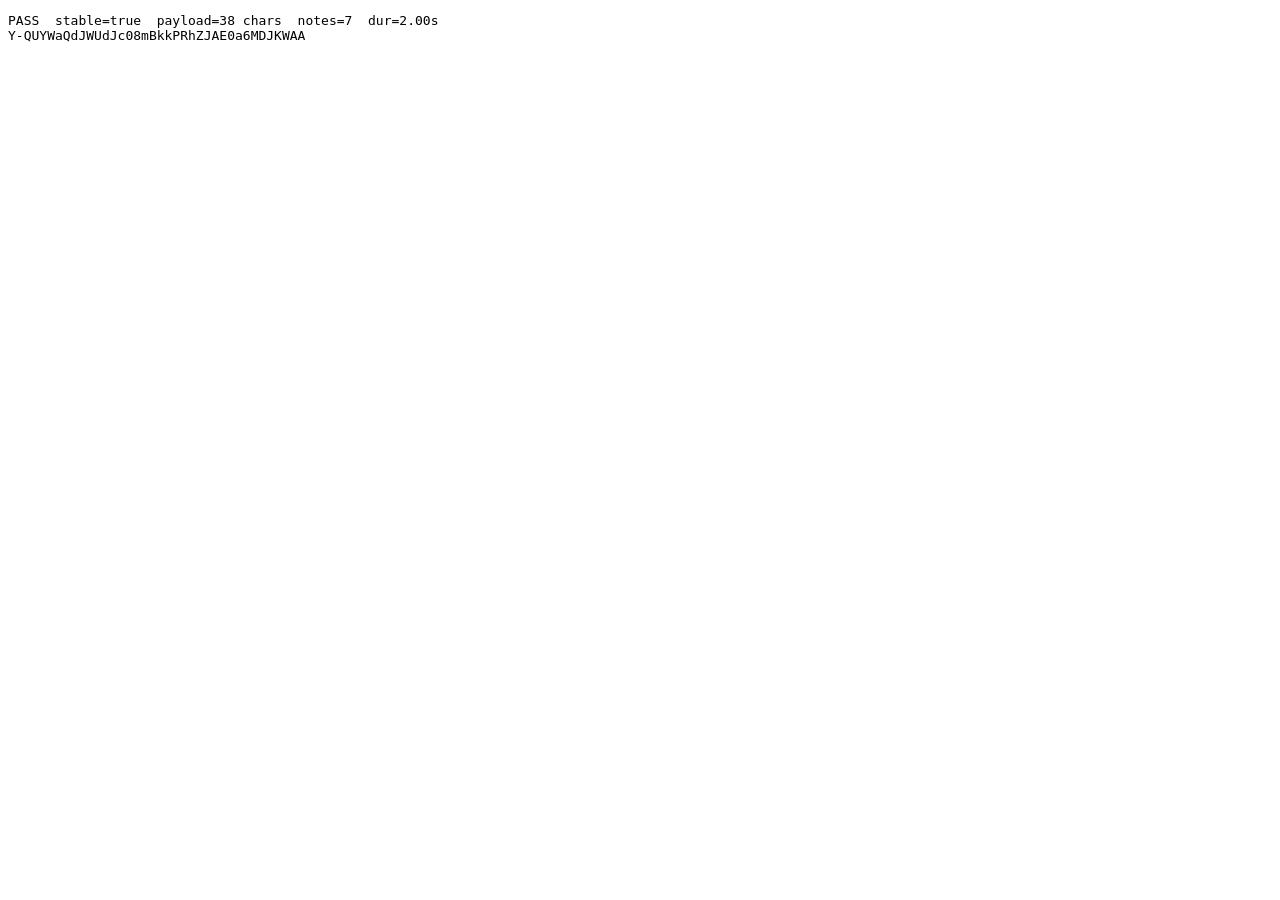
<file: research/web/roll/_codectest.html>
<!doctype html><meta charset=utf-8><title>codec test</title>
<pre id=o>running…</pre>
<script src="./score-codec.js"></script>
<script>
(async () => {
  const s = { key:{root:9}, melody:[{start:0,dur:.5,midi:69},{start:.5,dur:.5,midi:71},{start:1.0,dur:1.0,midi:72}],
    voices:{ Sop:[{start:0,dur:.5,midi:76}], Alto:[{start:0,dur:.5,midi:72}],
             Tenor:[{start:0,dur:.5,midi:69}], Bass:[{start:0,dur:.5,midi:57}] } };
  const p1 = await ScoreCodec.encodeScore(s);
  const d  = await ScoreCodec.decodeScore(p1);
  const p2 = await ScoreCodec.encodeScore(d);          // stability: encode(decode(encode(s))) === encode(s)
  const ok = p1===p2;
  document.getElementById('o').textContent =
    (ok?'PASS':'FAIL')+`  stable=${ok}  payload=${p1.length} chars  notes=${ScoreCodec.noteCount(d)}  dur=${ScoreCodec.durationSec(d).toFixed(2)}s\n`+p1;
})();
</script>
</file>
<file: app/assets/font.css>
/* vietnamese */
@font-face {
  font-family: 'Space Grotesk';
  font-style: normal;
  font-weight: 400;
  font-display: swap;
  src: url(/app/assets/space-grotesk-0.woff2) format('woff2');
  unicode-range: U+0102-0103, U+0110-0111, U+0128-0129, U+0168-0169, U+01A0-01A1, U+01AF-01B0, U+0300-0301, U+0303-0304, U+0308-0309, U+0323, U+0329, U+1EA0-1EF9, U+20AB;
}
/* latin-ext */
@font-face {
  font-family: 'Space Grotesk';
  font-style: normal;
  font-weight: 400;
  font-display: swap;
  src: url(/app/assets/space-grotesk-1.woff2) format('woff2');
  unicode-range: U+0100-02BA, U+02BD-02C5, U+02C7-02CC, U+02CE-02D7, U+02DD-02FF, U+0304, U+0308, U+0329, U+1D00-1DBF, U+1E00-1E9F, U+1EF2-1EFF, U+2020, U+20A0-20AB, U+20AD-20C0, U+2113, U+2C60-2C7F, U+A720-A7FF;
}
/* latin */
@font-face {
  font-family: 'Space Grotesk';
  font-style: normal;
  font-weight: 400;
  font-display: swap;
  src: url(/app/assets/space-grotesk-2.woff2) format('woff2');
  unicode-range: U+0000-00FF, U+0131, U+0152-0153, U+02BB-02BC, U+02C6, U+02DA, U+02DC, U+0304, U+0308, U+0329, U+2000-206F, U+20AC, U+2122, U+2191, U+2193, U+2212, U+2215, U+FEFF, U+FFFD;
}
/* vietnamese */
@font-face {
  font-family: 'Space Grotesk';
  font-style: normal;
  font-weight: 500;
  font-display: swap;
  src: url(/app/assets/space-grotesk-0.woff2) format('woff2');
  unicode-range: U+0102-0103, U+0110-0111, U+0128-0129, U+0168-0169, U+01A0-01A1, U+01AF-01B0, U+0300-0301, U+0303-0304, U+0308-0309, U+0323, U+0329, U+1EA0-1EF9, U+20AB;
}
/* latin-ext */
@font-face {
  font-family: 'Space Grotesk';
  font-style: normal;
  font-weight: 500;
  font-display: swap;
  src: url(/app/assets/space-grotesk-1.woff2) format('woff2');
  unicode-range: U+0100-02BA, U+02BD-02C5, U+02C7-02CC, U+02CE-02D7, U+02DD-02FF, U+0304, U+0308, U+0329, U+1D00-1DBF, U+1E00-1E9F, U+1EF2-1EFF, U+2020, U+20A0-20AB, U+20AD-20C0, U+2113, U+2C60-2C7F, U+A720-A7FF;
}
/* latin */
@font-face {
  font-family: 'Space Grotesk';
  font-style: normal;
  font-weight: 500;
  font-display: swap;
  src: url(/app/assets/space-grotesk-2.woff2) format('woff2');
  unicode-range: U+0000-00FF, U+0131, U+0152-0153, U+02BB-02BC, U+02C6, U+02DA, U+02DC, U+0304, U+0308, U+0329, U+2000-206F, U+20AC, U+2122, U+2191, U+2193, U+2212, U+2215, U+FEFF, U+FFFD;
}
/* vietnamese */
@font-face {
  font-family: 'Space Grotesk';
  font-style: normal;
  font-weight: 600;
  font-display: swap;
  src: url(/app/assets/space-grotesk-0.woff2) format('woff2');
  unicode-range: U+0102-0103, U+0110-0111, U+0128-0129, U+0168-0169, U+01A0-01A1, U+01AF-01B0, U+0300-0301, U+0303-0304, U+0308-0309, U+0323, U+0329, U+1EA0-1EF9, U+20AB;
}
/* latin-ext */
@font-face {
  font-family: 'Space Grotesk';
  font-style: normal;
  font-weight: 600;
  font-display: swap;
  src: url(/app/assets/space-grotesk-1.woff2) format('woff2');
  unicode-range: U+0100-02BA, U+02BD-02C5, U+02C7-02CC, U+02CE-02D7, U+02DD-02FF, U+0304, U+0308, U+0329, U+1D00-1DBF, U+1E00-1E9F, U+1EF2-1EFF, U+2020, U+20A0-20AB, U+20AD-20C0, U+2113, U+2C60-2C7F, U+A720-A7FF;
}
/* latin */
@font-face {
  font-family: 'Space Grotesk';
  font-style: normal;
  font-weight: 600;
  font-display: swap;
  src: url(/app/assets/space-grotesk-2.woff2) format('woff2');
  unicode-range: U+0000-00FF, U+0131, U+0152-0153, U+02BB-02BC, U+02C6, U+02DA, U+02DC, U+0304, U+0308, U+0329, U+2000-206F, U+20AC, U+2122, U+2191, U+2193, U+2212, U+2215, U+FEFF, U+FFFD;
}
</file>
